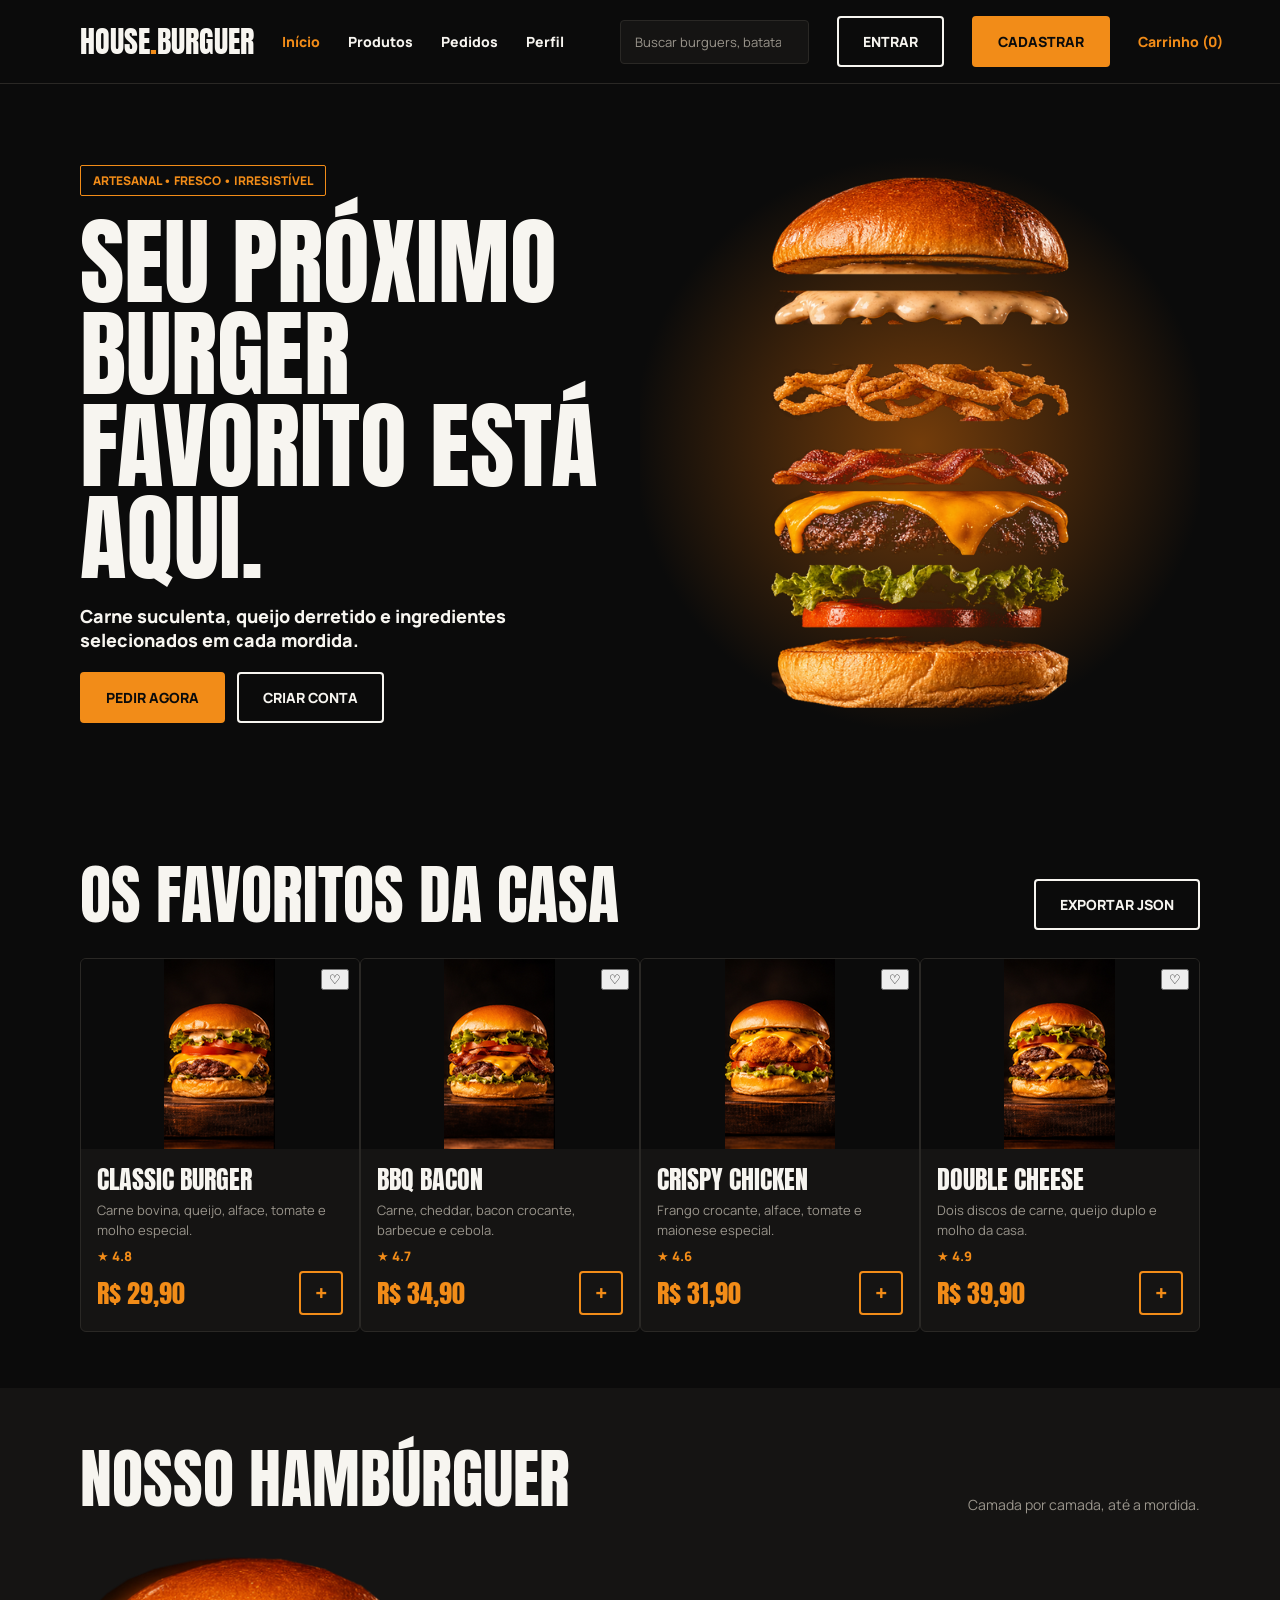
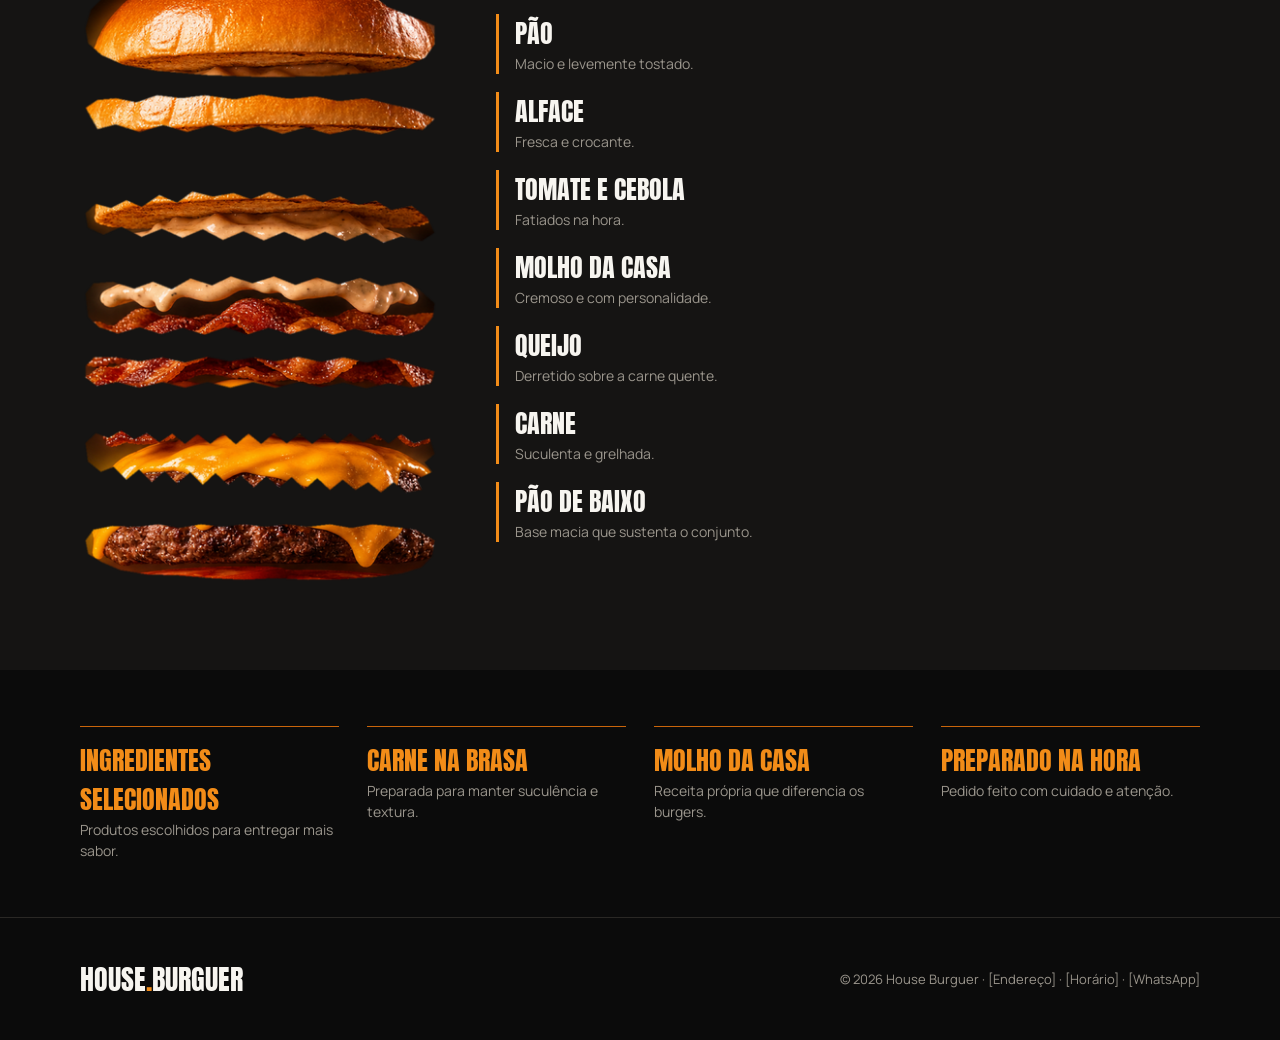
<file: index.html>
<!DOCTYPE html>
<html lang="pt-BR">
<head>
  <meta charset="utf-8">
  <meta name="viewport" content="width=device-width, initial-scale=1">
  <title>Hambúrguer artesanal | House Burguer</title>
  <link rel="preconnect" href="https://fonts.googleapis.com">
  <link rel="stylesheet" href="https://fonts.googleapis.com/css2?family=Anton&family=Manrope:wght@400;600;800&display=swap">
  <link rel="stylesheet" href="index.css">
</head>
<body>
<div class="pagina">
  <header class="cabecalho">
    <a class="logo" href="index.html">House<b>.</b>Burguer</a>
    <nav class="menu" aria-label="Principal">
      <a href="index.html" class="ativo">Início</a>
      <a href="produtos.html">Produtos</a>
      <a href="pedidos.html">Pedidos</a>
      <a href="perfil.html">Perfil</a>
    </nav>
    <span class="espaco"></span>
    <input class="busca-topo" type="search" placeholder="Buscar burguers, batatas..." aria-label="Buscar produtos">
    <a class="botao contorno" href="login.html">Entrar</a>
    <a class="botao" href="cadastro.html">Cadastrar</a>
    <a class="link-carrinho" href="carrinho.html">Carrinho (0)</a>
  </header>

  <section class="destaque">
    <div class="destaque-texto">
      <span class="etiqueta">ARTESANAL • FRESCO • IRRESISTÍVEL</span>
      <h1>Seu próximo burger favorito está aqui.</h1>
      <p class="subtitulo">Carne suculenta, queijo derretido e ingredientes selecionados em cada mordida.</p>
      <div class="botoes">
        <a class="botao" href="produtos.html">Pedir agora</a>
        <a class="botao contorno" href="cadastro.html">Criar conta</a>
      </div>
    </div>
    <div class="destaque-foto"><div class="pilha"><img class="camada-1" src="camada-1.png" alt=""><img class="camada-2" src="camada-2.png" alt=""><img class="camada-3" src="camada-3.png" alt=""><img class="camada-4" src="camada-4.png" alt=""><img class="camada-5" src="camada-5.png" alt=""><img class="camada-6" src="camada-6.png" alt=""><img class="camada-7" src="camada-7.png" alt=""></div></div>
  </section>

  <section class="conteudo">
    <div class="titulo-linha"><h2>Os favoritos da casa</h2><button type="button" class="botao contorno" id="btnExportarJson" data-arquivo="produtos-favoritos.json">Exportar JSON</button></div>
    <div class="grade-produtos">
      <article class="cartao-produto">
        <div class="foto-produto"><img src="classic.png" alt="Hambúrguer clássico"></div>
        <div class="corpo-produto">
          <h3>Classic Burger</h3>
          <p class="descricao">Carne bovina, queijo, alface, tomate e molho especial.</p>
          <span class="nota">★ 4.8</span>
          <div class="linha-preco"><span class="preco">R$ 29,90</span><a class="botao-mais" href="carrinho.html" aria-label="Adicionar Classic Burger">+</a></div>
        </div>
      </article>
  <article class="cartao-produto">
        <div class="foto-produto"><img src="bacon.png" alt="BBQ Bacon"></div>
        <div class="corpo-produto">
          <h3>BBQ Bacon</h3>
          <p class="descricao">Carne, cheddar, bacon crocante, barbecue e cebola.</p>
          <span class="nota">★ 4.7</span>
          <div class="linha-preco"><span class="preco">R$ 34,90</span><a class="botao-mais" href="carrinho.html" aria-label="Adicionar BBQ Bacon">+</a></div>
        </div>
      </article>
  <article class="cartao-produto">
        <div class="foto-produto"><img src="crispy.png" alt="Crispy Chicken"></div>
        <div class="corpo-produto">
          <h3>Crispy Chicken</h3>
          <p class="descricao">Frango crocante, alface, tomate e maionese especial.</p>
          <span class="nota">★ 4.6</span>
          <div class="linha-preco"><span class="preco">R$ 31,90</span><a class="botao-mais" href="carrinho.html" aria-label="Adicionar Crispy Chicken">+</a></div>
        </div>
      </article>
  <article class="cartao-produto">
        <div class="foto-produto"><img src="double.png" alt="Double Cheese"></div>
        <div class="corpo-produto">
          <h3>Double Cheese</h3>
          <p class="descricao">Dois discos de carne, queijo duplo e molho da casa.</p>
          <span class="nota">★ 4.9</span>
          <div class="linha-preco"><span class="preco">R$ 39,90</span><a class="botao-mais" href="carrinho.html" aria-label="Adicionar Double Cheese">+</a></div>
        </div>
      </article>
    </div>
  </section>

  <section class="faixa-escura">
    <div class="conteudo">
      <div class="titulo-linha"><h2>Nosso hambúrguer</h2><p>Camada por camada, até a mordida.</p></div>
      <div class="camadas">
        <div class="pilha"><img class="camada-1" src="rodape-camada-1.png" alt=""><img class="camada-2" src="rodape-camada-2.png" alt=""><img class="camada-3" src="rodape-camada-3.png" alt=""><img class="camada-4" src="rodape-camada-4.png" alt=""><img class="camada-5" src="rodape-camada-5.png" alt=""><img class="camada-6" src="rodape-camada-6.png" alt=""><img class="camada-7" src="rodape-camada-7.png" alt=""></div>
        <ul class="lista-camadas">
          <li><h3>Pão</h3><p>Macio e levemente tostado.</p></li>
  <li><h3>Alface</h3><p>Fresca e crocante.</p></li>
  <li><h3>Tomate e cebola</h3><p>Fatiados na hora.</p></li>
  <li><h3>Molho da casa</h3><p>Cremoso e com personalidade.</p></li>
  <li><h3>Queijo</h3><p>Derretido sobre a carne quente.</p></li>
  <li><h3>Carne</h3><p>Suculenta e grelhada.</p></li>
  <li><h3>Pão de baixo</h3><p>Base macia que sustenta o conjunto.</p></li>
        </ul>
      </div>
    </div>
  </section>

  <section class="diferenciais">
    <div><h3>Ingredientes selecionados</h3><p>Produtos escolhidos para entregar mais sabor.</p></div>
  <div><h3>Carne na brasa</h3><p>Preparada para manter suculência e textura.</p></div>
  <div><h3>Molho da casa</h3><p>Receita própria que diferencia os burgers.</p></div>
  <div><h3>Preparado na hora</h3><p>Pedido feito com cuidado e atenção.</p></div>
  </section>

  <footer class="rodape">
    <a class="logo" href="index.html">House<b>.</b>Burguer</a>
    <p>© 2026 House Burguer · [Endereço] · [Horário] · [WhatsApp]</p>
  </footer>
</div>
<script src="exportar-json.js"></script>
<script src="script.js"></script>
</body>
</html>
</file>
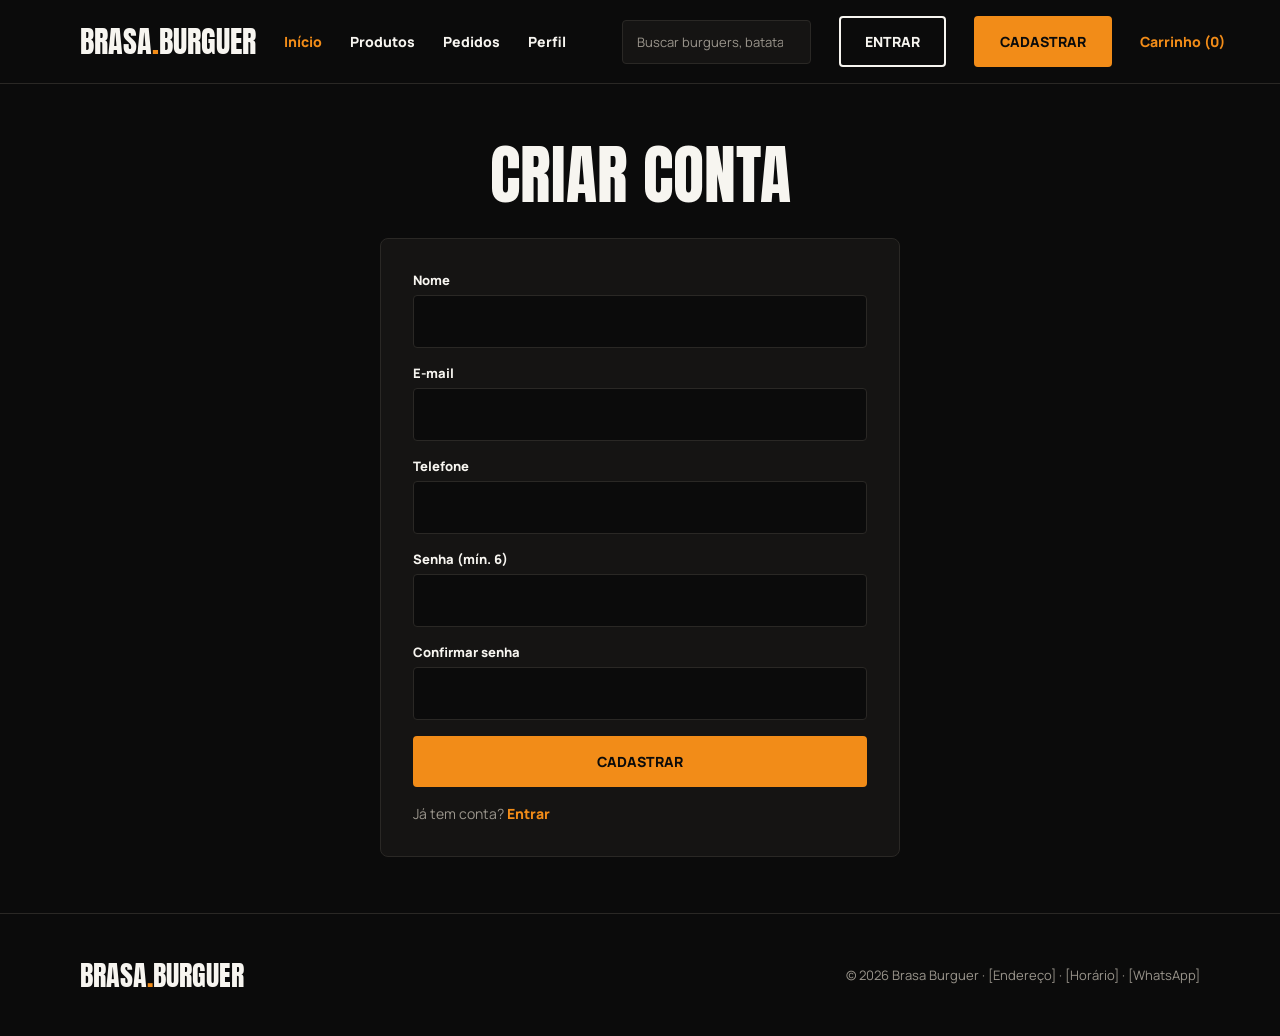
<file: cadastro.html>
<!DOCTYPE html>
<html lang="pt-BR">
<head>
  <meta charset="utf-8">
  <meta name="viewport" content="width=device-width, initial-scale=1">
  <title>Criar conta | Brasa Burguer</title>
  <link rel="preconnect" href="https://fonts.googleapis.com">
  <link rel="stylesheet" href="https://fonts.googleapis.com/css2?family=Anton&family=Manrope:wght@400;600;800&display=swap">
  <link rel="stylesheet" href="cadastro.css">
</head>
<body>
<div class="pagina">
  <header class="cabecalho">
    <a class="logo" href="index.html">Brasa<b>.</b>Burguer</a>
    <nav class="menu" aria-label="Principal">
      <a href="index.html" class="ativo">Início</a>
      <a href="produtos.html">Produtos</a>
      <a href="pedidos.html">Pedidos</a>
      <a href="perfil.html">Perfil</a>
    </nav>
    <span class="espaco"></span>
    <input class="busca-topo" type="search" placeholder="Buscar burguers, batatas..." aria-label="Buscar produtos">
    <a class="botao contorno" href="login.html">Entrar</a>
    <a class="botao" href="cadastro.html">Cadastrar</a>
    <a class="link-carrinho" href="carrinho.html">Carrinho (0)</a>
  </header>

  <main class="conteudo centro">
    <h1 class="titulo-pagina">Criar conta</h1>
    <form class="cartao-form" action="index.html">
      <label class="campo escuro">Nome<input type="text"></label><label class="campo escuro">E-mail<input type="email"></label><label class="campo escuro">Telefone<input type="tel"></label><label class="campo escuro">Senha (mín. 6)<input type="password"></label><label class="campo escuro">Confirmar senha<input type="password"></label>
      <a class="botao largo" href="index.html">Cadastrar</a>
      <p>Já tem conta? <a href="login.html">Entrar</a></p>
    </form>
  </main>

  <footer class="rodape">
    <a class="logo" href="index.html">Brasa<b>.</b>Burguer</a>
    <p>© 2026 Brasa Burguer · [Endereço] · [Horário] · [WhatsApp]</p>
  </footer>
</div>
<script src="script.js"></script>
</body>
</html>
</file>
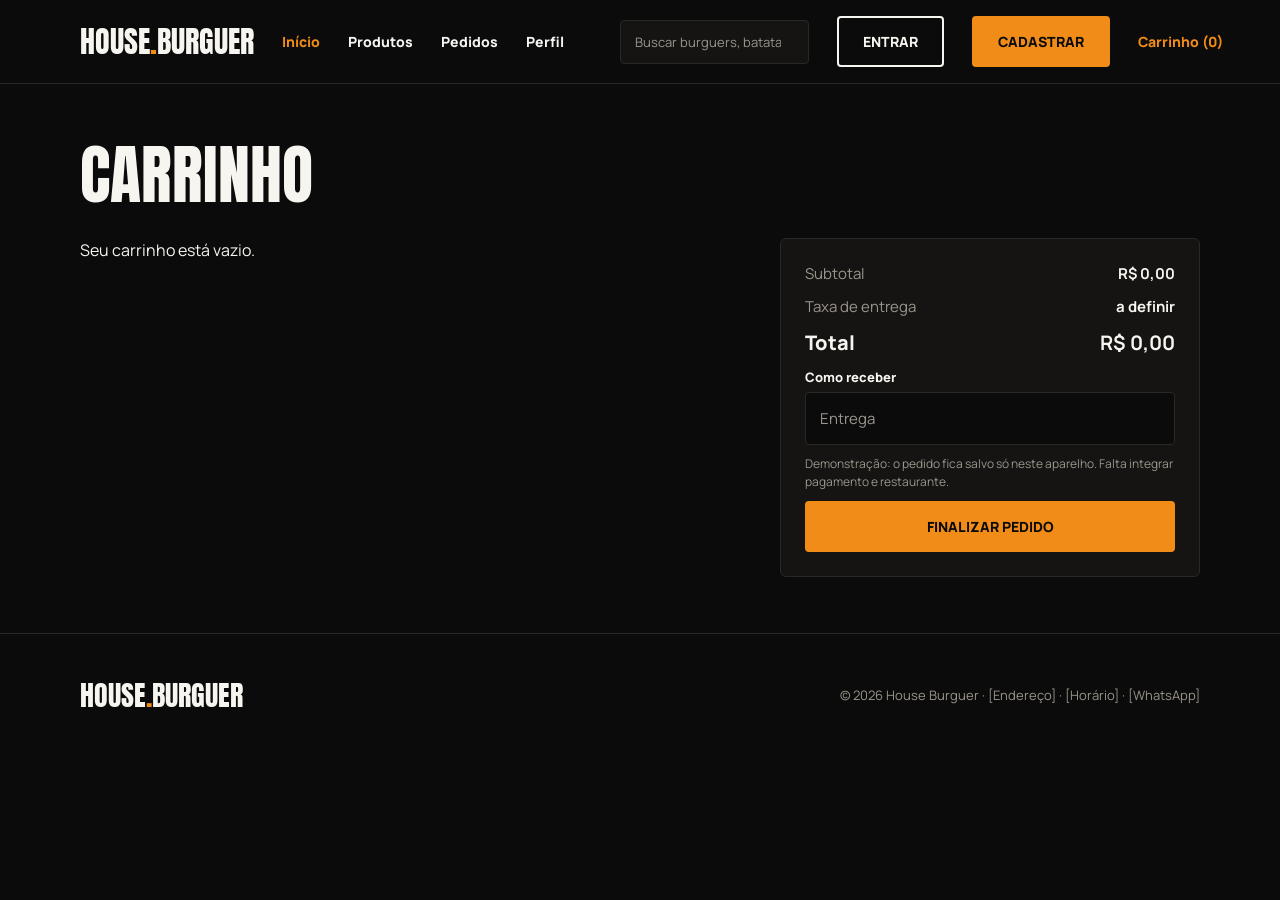
<file: carrinho.html>
<!DOCTYPE html>
<html lang="pt-BR">
<head>
  <meta charset="utf-8">
  <meta name="viewport" content="width=device-width, initial-scale=1">
  <title>Carrinho | House Burguer</title>
  <link rel="preconnect" href="https://fonts.googleapis.com">
  <link rel="stylesheet" href="https://fonts.googleapis.com/css2?family=Anton&family=Manrope:wght@400;600;800&display=swap">
  <link rel="stylesheet" href="carrinho.css">
</head>
<body>
<div class="pagina">
  <header class="cabecalho">
    <a class="logo" href="index.html">House<b>.</b>Burguer</a>
    <nav class="menu" aria-label="Principal">
      <a href="index.html" class="ativo">Início</a>
      <a href="produtos.html">Produtos</a>
      <a href="pedidos.html">Pedidos</a>
      <a href="perfil.html">Perfil</a>
    </nav>
    <span class="espaco"></span>
    <input class="busca-topo" type="search" placeholder="Buscar burguers, batatas..." aria-label="Buscar produtos">
    <a class="botao contorno" href="login.html">Entrar</a>
    <a class="botao" href="cadastro.html">Cadastrar</a>
    <a class="link-carrinho" href="carrinho.html">Carrinho (0)</a>
  </header>

  <main class="conteudo">
    <h1 class="titulo-pagina">Carrinho</h1>
    <div class="duas-colunas">
      <div class="itens">
        <div class="item"><div class="miniatura">Foto</div><div class="item-info"><h3>Classic Cheeseburger</h3><p>R$ 29,90 cada</p></div><div class="quantidade"><span>−</span><strong>1</strong><span>+</span></div></div>
  <div class="item"><div class="miniatura">Foto</div><div class="item-info"><h3>Batata Frita</h3><p>R$ 16,90 cada</p></div><div class="quantidade"><span>−</span><strong>2</strong><span>+</span></div></div>
  <div class="item"><div class="miniatura">Foto</div><div class="item-info"><h3>Milk-shake de chocolate</h3><p>R$ 19,90 cada</p></div><div class="quantidade"><span>−</span><strong>1</strong><span>+</span></div></div>
      </div>
      <aside class="resumo">
        <div class="linha-resumo"><span>Subtotal</span><strong>R$ 85,60</strong></div>
        <div class="linha-resumo"><span>Taxa de entrega</span><strong>a definir</strong></div>
        <div class="linha-resumo total"><span>Total</span><strong>R$ 85,60</strong></div>
        <div class="campo escuro">Como receber<div class="falso">Entrega</div></div>
        <p class="aviso">Demonstração: o pedido fica salvo só neste aparelho. Falta integrar pagamento e restaurante.</p>
        <a class="botao largo" href="pedidos.html">Finalizar pedido</a>
      </aside>
    </div>
  </main>

  <footer class="rodape">
    <a class="logo" href="index.html">House<b>.</b>Burguer</a>
    <p>© 2026 House Burguer · [Endereço] · [Horário] · [WhatsApp]</p>
  </footer>
</div>
<script src="script.js"></script>
</body>
</html>
</file>
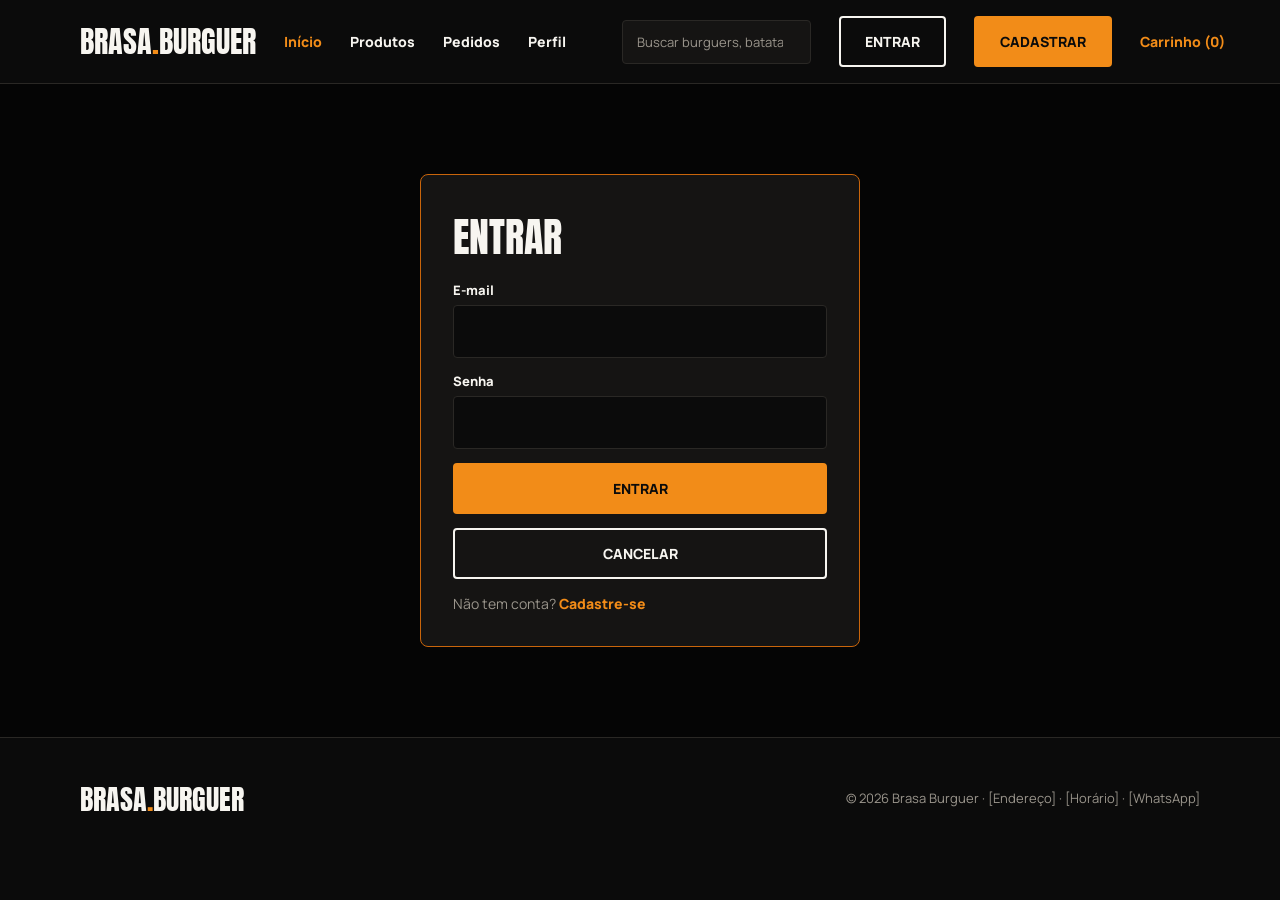
<file: login.html>
<!DOCTYPE html>
<html lang="pt-BR">
<head>
  <meta charset="utf-8">
  <meta name="viewport" content="width=device-width, initial-scale=1">
  <title>Entrar | Brasa Burguer</title>
  <link rel="preconnect" href="https://fonts.googleapis.com">
  <link rel="stylesheet" href="https://fonts.googleapis.com/css2?family=Anton&family=Manrope:wght@400;600;800&display=swap">
  <link rel="stylesheet" href="login.css">
</head>
<body>
<div class="pagina">
  <header class="cabecalho">
    <a class="logo" href="index.html">Brasa<b>.</b>Burguer</a>
    <nav class="menu" aria-label="Principal">
      <a href="index.html" class="ativo">Início</a>
      <a href="produtos.html">Produtos</a>
      <a href="pedidos.html">Pedidos</a>
      <a href="perfil.html">Perfil</a>
    </nav>
    <span class="espaco"></span>
    <input class="busca-topo" type="search" placeholder="Buscar burguers, batatas..." aria-label="Buscar produtos">
    <a class="botao contorno" href="login.html">Entrar</a>
    <a class="botao" href="cadastro.html">Cadastrar</a>
    <a class="link-carrinho" href="carrinho.html">Carrinho (0)</a>
  </header>

  <main class="fundo-escuro">
    <form class="janela" action="index.html">
      <h2>Entrar</h2>
      <label class="campo escuro">E-mail<input type="email"></label>
      <label class="campo escuro">Senha<input type="password"></label>
      <a class="botao largo" href="index.html">Entrar</a>
      <a class="botao contorno largo" href="index.html">Cancelar</a>
      <p>Não tem conta? <a href="cadastro.html">Cadastre-se</a></p>
    </form>
  </main>

  <footer class="rodape">
    <a class="logo" href="index.html">Brasa<b>.</b>Burguer</a>
    <p>© 2026 Brasa Burguer · [Endereço] · [Horário] · [WhatsApp]</p>
  </footer>
</div>
<script src="script.js"></script>
</body>
</html>
</file>
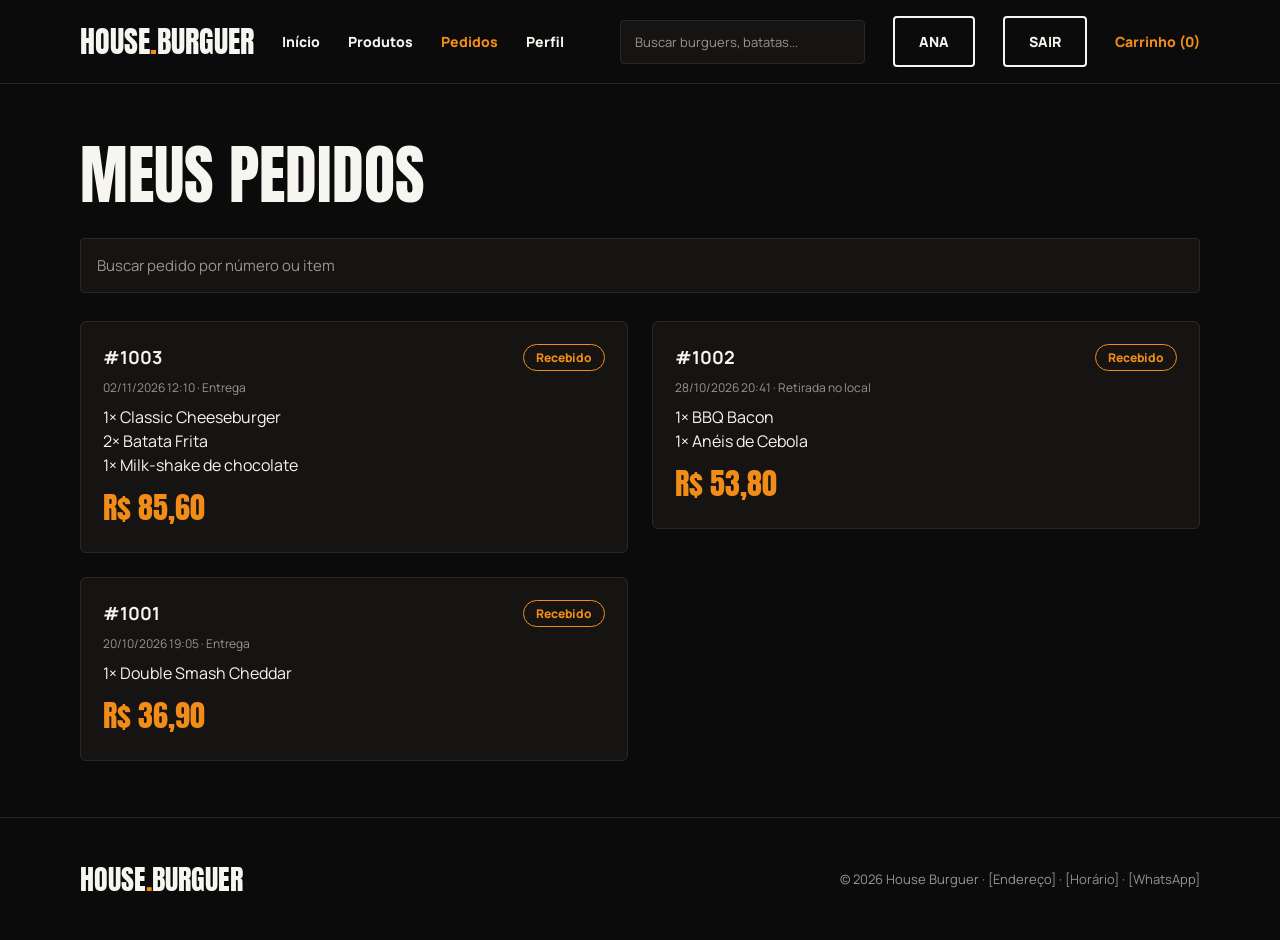
<file: pedidos.html>
<!DOCTYPE html>
<html lang="pt-BR">
<head>
  <meta charset="utf-8">
  <meta name="viewport" content="width=device-width, initial-scale=1">
  <title>Meus pedidos | House Burguer</title>
  <link rel="preconnect" href="https://fonts.googleapis.com">
  <link rel="stylesheet" href="https://fonts.googleapis.com/css2?family=Anton&family=Manrope:wght@400;600;800&display=swap">
  <link rel="stylesheet" href="pedidos.css">
</head>
<body>
<div class="pagina">
  <header class="cabecalho">
    <a class="logo" href="index.html">House<b>.</b>Burguer</a>
    <nav class="menu" aria-label="Principal">
      <a href="index.html">Início</a>
      <a href="produtos.html">Produtos</a>
      <a href="pedidos.html" class="ativo">Pedidos</a>
      <a href="perfil.html">Perfil</a>
    </nav>
    <span class="espaco"></span>
    <input class="busca-topo" type="search" placeholder="Buscar burguers, batatas..." aria-label="Buscar produtos">
    <a class="botao contorno" href="perfil.html">Ana</a>
    <a class="botao contorno" href="index.html">Sair</a>
    <a class="link-carrinho" href="carrinho.html">Carrinho (0)</a>
  </header>

  <main class="conteudo">
    <h1 class="titulo-pagina">Meus pedidos</h1>
    <input class="busca-pagina" type="search" placeholder="Buscar pedido por número ou item" aria-label="Buscar pedidos">
    <div class="grade-pedidos">
      <article class="pedido"><div class="pedido-topo"><strong>#1003</strong><span class="situacao">Recebido</span></div><small>02/11/2026 12:10 · Entrega</small><p>1× Classic Cheeseburger<br>2× Batata Frita<br>1× Milk-shake de chocolate</p><span class="valor">R$ 85,60</span></article>
  <article class="pedido"><div class="pedido-topo"><strong>#1002</strong><span class="situacao">Recebido</span></div><small>28/10/2026 20:41 · Retirada no local</small><p>1× BBQ Bacon<br>1× Anéis de Cebola</p><span class="valor">R$ 53,80</span></article>
  <article class="pedido"><div class="pedido-topo"><strong>#1001</strong><span class="situacao">Recebido</span></div><small>20/10/2026 19:05 · Entrega</small><p>1× Double Smash Cheddar</p><span class="valor">R$ 36,90</span></article>
    </div>
  </main>

  <footer class="rodape">
    <a class="logo" href="index.html">House<b>.</b>Burguer</a>
    <p>© 2026 House Burguer · [Endereço] · [Horário] · [WhatsApp]</p>
  </footer>
</div>
<script src="script.js"></script>
</body>
</html>
</file>
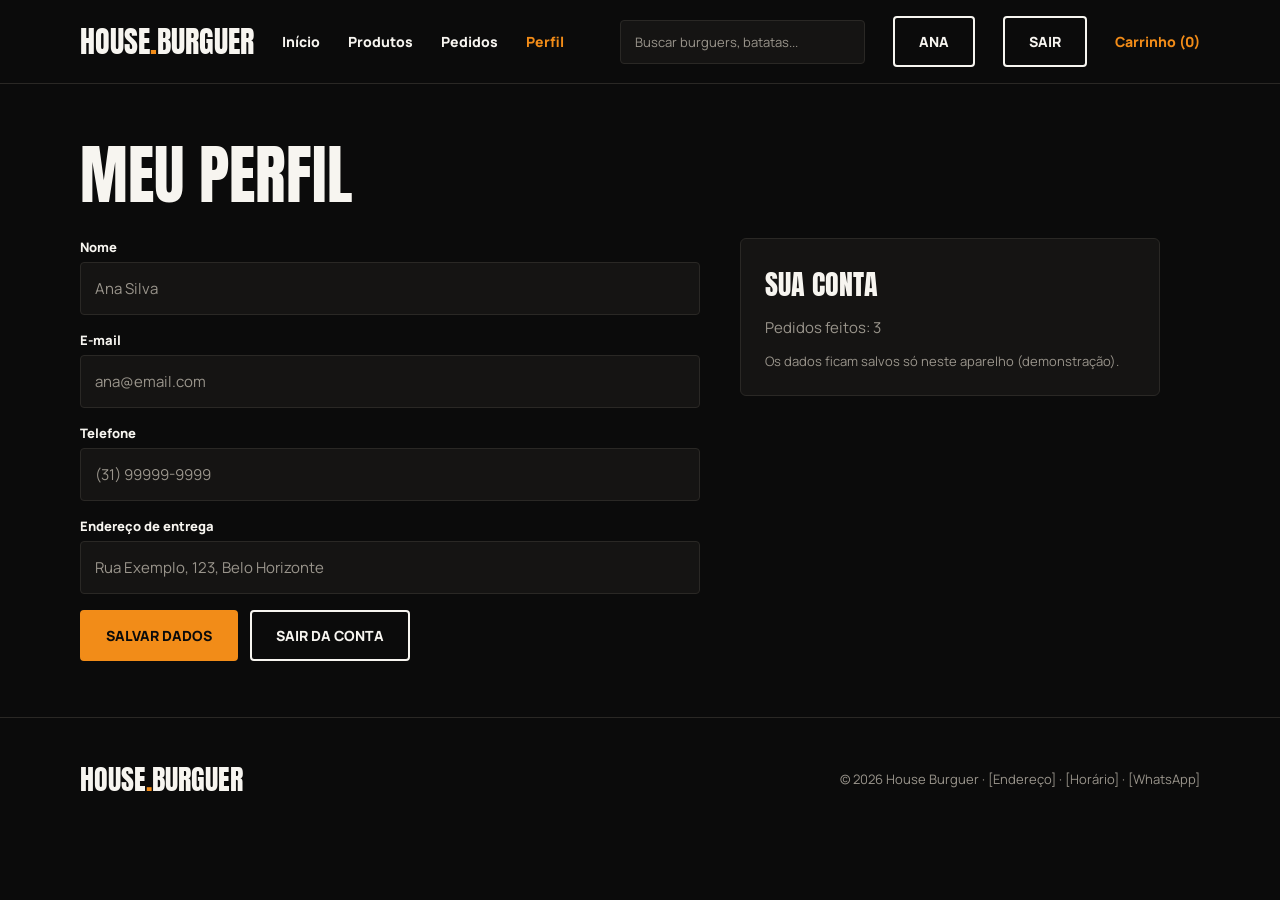
<file: perfil.html>
<!DOCTYPE html>
<html lang="pt-BR">
<head>
  <meta charset="utf-8">
  <meta name="viewport" content="width=device-width, initial-scale=1">
  <title>Meu perfil | House Burguer</title>
  <link rel="preconnect" href="https://fonts.googleapis.com">
  <link rel="stylesheet" href="https://fonts.googleapis.com/css2?family=Anton&family=Manrope:wght@400;600;800&display=swap">
  <link rel="stylesheet" href="perfil.css">
</head>
<body>
<div class="pagina">
  <header class="cabecalho">
    <a class="logo" href="index.html">House<b>.</b>Burguer</a>
    <nav class="menu" aria-label="Principal">
      <a href="index.html">Início</a>
      <a href="produtos.html">Produtos</a>
      <a href="pedidos.html">Pedidos</a>
      <a href="perfil.html" class="ativo">Perfil</a>
    </nav>
    <span class="espaco"></span>
    <input class="busca-topo" type="search" placeholder="Buscar burguers, batatas..." aria-label="Buscar produtos">
    <a class="botao contorno" href="perfil.html">Ana</a>
    <a class="botao contorno" href="index.html">Sair</a>
    <a class="link-carrinho" href="carrinho.html">Carrinho (0)</a>
  </header>

  <main class="conteudo">
    <h1 class="titulo-pagina">Meu perfil</h1>
    <div class="duas-colunas">
      <form class="formulario" action="perfil.html">
        <label class="campo">Nome<input value="Ana Silva"></label>
        <label class="campo">E-mail<input value="ana@email.com"></label>
        <label class="campo">Telefone<input value="(31) 99999-9999"></label>
        <label class="campo">Endereço de entrega<input value="Rua Exemplo, 123, Belo Horizonte"></label>
        <div class="botoes">
          <a class="botao" href="perfil.html">Salvar dados</a>
          <a class="botao contorno" href="index.html">Sair da conta</a>
        </div>
      </form>
      <aside class="conta">
        <h2>Sua conta</h2>
        <p>Pedidos feitos: 3</p>
        <small>Os dados ficam salvos só neste aparelho (demonstração).</small>
      </aside>
    </div>
  </main>

  <footer class="rodape">
    <a class="logo" href="index.html">House<b>.</b>Burguer</a>
    <p>© 2026 House Burguer · [Endereço] · [Horário] · [WhatsApp]</p>
  </footer>
</div>
<script src="script.js"></script>
</body>
</html>
</file>
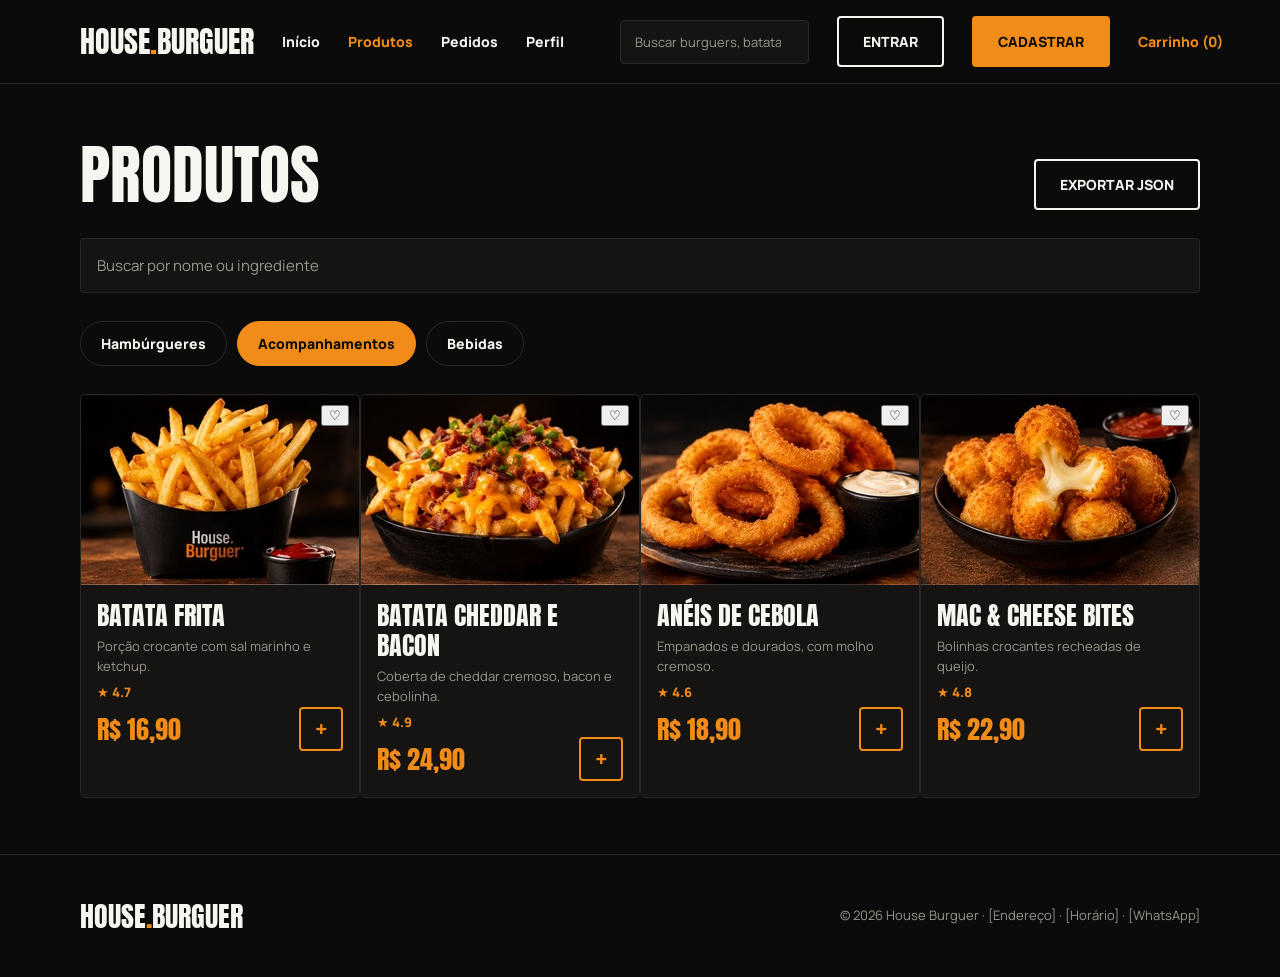
<file: produtos-acompanhamentos.html>
<!DOCTYPE html>
<html lang="pt-BR">
<head>
  <meta charset="utf-8">
  <meta name="viewport" content="width=device-width, initial-scale=1">
  <title>Produtos - Acompanhamentos | House Burguer</title>
  <link rel="preconnect" href="https://fonts.googleapis.com">
  <link rel="stylesheet" href="https://fonts.googleapis.com/css2?family=Anton&family=Manrope:wght@400;600;800&display=swap">
  <link rel="stylesheet" href="produtos-acompanhamentos.css">
</head>
<body>
<div class="pagina">
  <header class="cabecalho">
    <a class="logo" href="index.html">House<b>.</b>Burguer</a>
    <nav class="menu" aria-label="Principal">
      <a href="index.html">Início</a>
      <a href="produtos.html" class="ativo">Produtos</a>
      <a href="pedidos.html">Pedidos</a>
      <a href="perfil.html">Perfil</a>
    </nav>
    <span class="espaco"></span>
    <input class="busca-topo" type="search" placeholder="Buscar burguers, batatas..." aria-label="Buscar produtos">
    <a class="botao contorno" href="login.html">Entrar</a>
    <a class="botao" href="cadastro.html">Cadastrar</a>
    <a class="link-carrinho" href="carrinho.html">Carrinho (0)</a>
  </header>

  <main class="conteudo">
    <div class="titulo-linha"><h1>Produtos</h1><button type="button" class="botao contorno" id="btnExportarJson" data-arquivo="produtos-acompanhamentos.json" style="cursor:pointer">Exportar JSON</button></div>
    <input class="busca-pagina" type="search" placeholder="Buscar por nome ou ingrediente" aria-label="Buscar produtos">
    <nav class="abas" aria-label="Categorias"><a class="aba" href="produtos.html">Hambúrgueres</a><a class="aba ativa" href="produtos-acompanhamentos.html">Acompanhamentos</a><a class="aba" href="produtos-bebidas.html">Bebidas</a></nav>
    <div class="grade-produtos">
      <article class="cartao-produto">
        <div class="foto-produto"><img src="batata_frita.jpg"></div>
        <div class="corpo-produto">
          <h3>Batata Frita</h3>
          <p class="descricao">Porção crocante com sal marinho e ketchup.</p>
          <span class="nota">★ 4.7</span>
          <div class="linha-preco"><span class="preco">R$ 16,90</span><a class="botao-mais" href="carrinho.html" aria-label="Adicionar Batata Frita">+</a></div>
        </div>
      </article>
  <article class="cartao-produto">
        <div class="foto-produto"><img src="batata_com_cheddar_bacon.jpg"></div>
        <div class="corpo-produto">
          <h3>Batata Cheddar e Bacon</h3>
          <p class="descricao">Coberta de cheddar cremoso, bacon e cebolinha.</p>
          <span class="nota">★ 4.9</span>
          <div class="linha-preco"><span class="preco">R$ 24,90</span><a class="botao-mais" href="carrinho.html" aria-label="Adicionar Batata Cheddar e Bacon">+</a></div>
        </div>
      </article>
  <article class="cartao-produto">
        <div class="foto-produto"><img src="aneis_de_cebola.jpg"></div>
        <div class="corpo-produto">
          <h3>Anéis de Cebola</h3>
          <p class="descricao">Empanados e dourados, com molho cremoso.</p>
          <span class="nota">★ 4.6</span>
          <div class="linha-preco"><span class="preco">R$ 18,90</span><a class="botao-mais" href="carrinho.html" aria-label="Adicionar Anéis de Cebola">+</a></div>
        </div>
      </article>
  <article class="cartao-produto">
        <div class="foto-produto"><img src="bolinhas_de_queijo.jpg"></div>
        <div class="corpo-produto">
          <h3>Mac & Cheese Bites</h3>
          <p class="descricao">Bolinhas crocantes recheadas de queijo.</p>
          <span class="nota">★ 4.8</span>
          <div class="linha-preco"><span class="preco">R$ 22,90</span><a class="botao-mais" href="carrinho.html" aria-label="Adicionar Mac & Cheese Bites">+</a></div>
        </div>
      </article>
    </div>
  </main>

  <footer class="rodape">
    <a class="logo" href="index.html">House<b>.</b>Burguer</a>
    <p>© 2026 House Burguer · [Endereço] · [Horário] · [WhatsApp]</p>
  </footer>
</div>
<script src="exportar-json.js"></script>
<script src="script.js"></script>
</body>
</html>
</file>
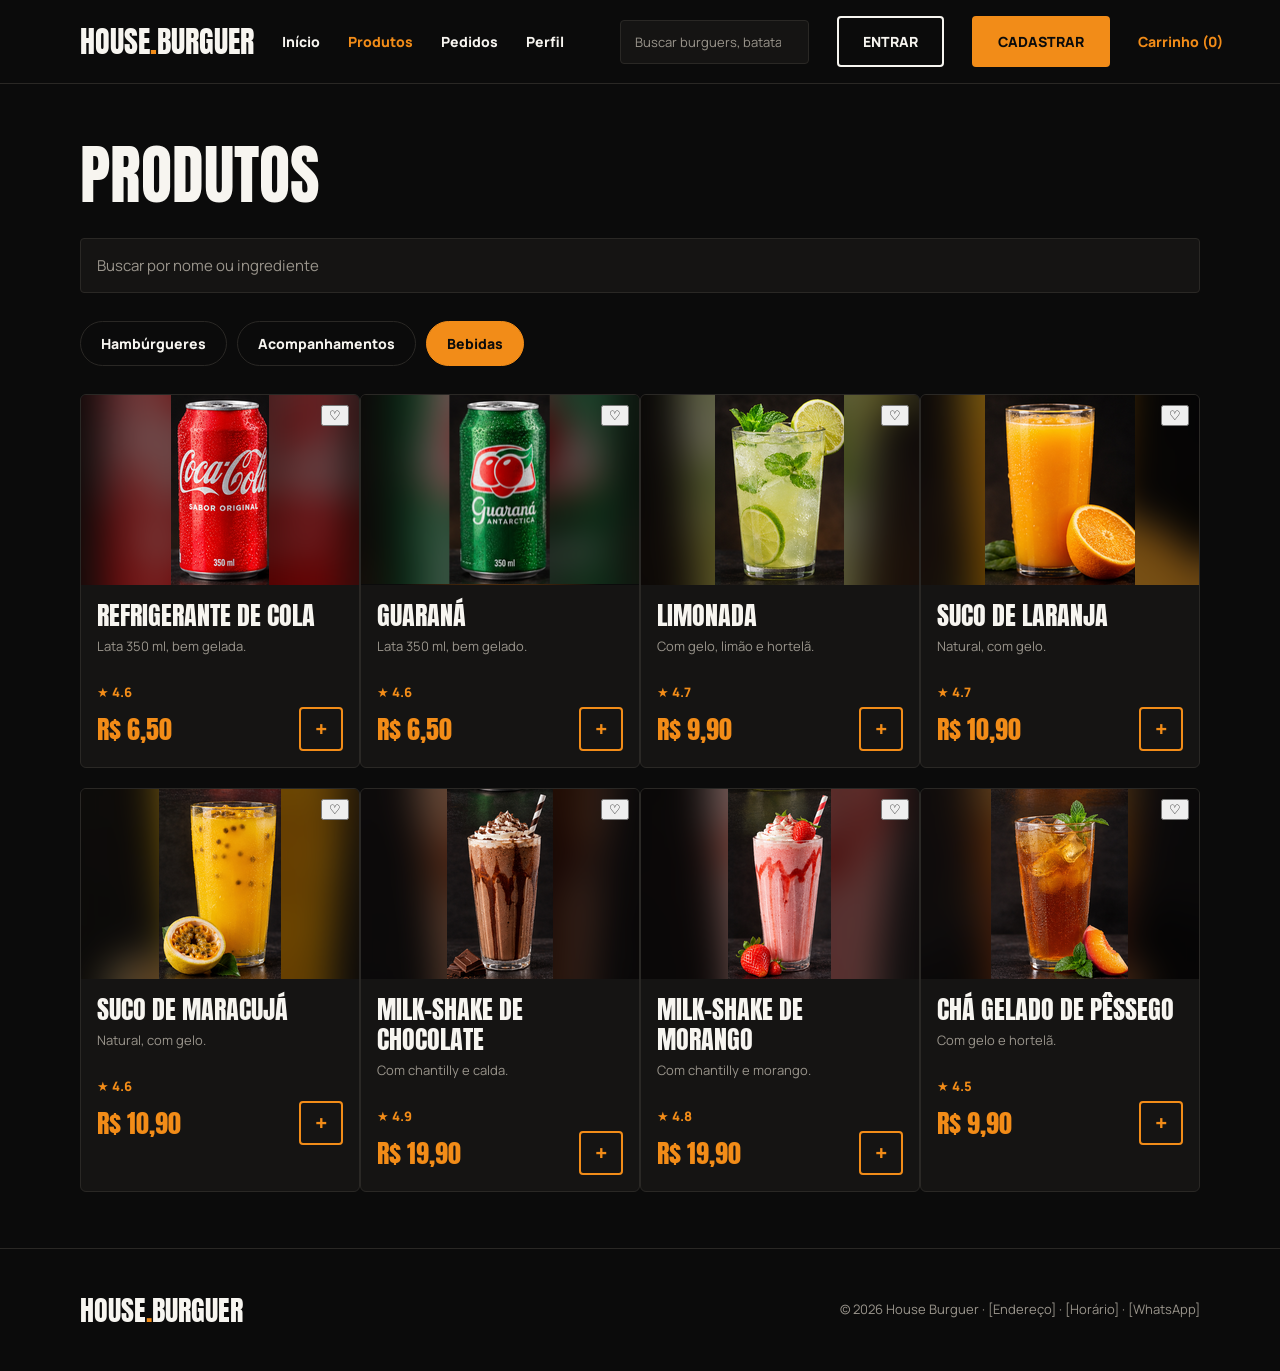
<file: produtos-bebidas.html>
<!DOCTYPE html>
<html lang="pt-BR">
<head>
  <meta charset="utf-8">
  <meta name="viewport" content="width=device-width, initial-scale=1">
  <title>Produtos - Bebidas | House Burguer</title>
  <link rel="preconnect" href="https://fonts.googleapis.com">
  <link rel="stylesheet" href="https://fonts.googleapis.com/css2?family=Anton&family=Manrope:wght@400;600;800&display=swap">
  <link rel="stylesheet" href="produtos-bebidas.css">
</head>
<body>
<div class="pagina">
  <header class="cabecalho">
    <a class="logo" href="index.html">House<b>.</b>Burguer</a>
    <nav class="menu" aria-label="Principal">
      <a href="index.html">Início</a>
      <a href="produtos.html" class="ativo">Produtos</a>
      <a href="pedidos.html">Pedidos</a>
      <a href="perfil.html">Perfil</a>
    </nav>
    <span class="espaco"></span>
    <input class="busca-topo" type="search" placeholder="Buscar burguers, batatas..." aria-label="Buscar produtos">
    <a class="botao contorno" href="login.html">Entrar</a>
    <a class="botao" href="cadastro.html">Cadastrar</a>
    <a class="link-carrinho" href="carrinho.html">Carrinho (0)</a>
  </header>

  <main class="conteudo">
    <div class="titulo-linha"><h1>Produtos</h1></div>
    <input class="busca-pagina" type="search" placeholder="Buscar por nome ou ingrediente" aria-label="Buscar produtos">
    <nav class="abas" aria-label="Categorias"><a class="aba" href="produtos.html">Hambúrgueres</a><a class="aba" href="produtos-acompanhamentos.html">Acompanhamentos</a><a class="aba ativa" href="produtos-bebidas.html">Bebidas</a></nav>
    <div class="grade-produtos">
      <article class="cartao-produto">
        <div class="foto-produto"><img src="coca_cola.png"></div>
        <div class="corpo-produto">
          <h3>Refrigerante de cola</h3>
          <p class="descricao">Lata 350 ml, bem gelada.</p>
          <span class="nota">★ 4.6</span>
          <div class="linha-preco"><span class="preco">R$ 6,50</span><a class="botao-mais" href="carrinho.html" aria-label="Adicionar Refrigerante de cola">+</a></div>
        </div>
      </article>
  <article class="cartao-produto">
        <div class="foto-produto"><img src="guarana.png">></div>
        <div class="corpo-produto">
          <h3>Guaraná</h3>
          <p class="descricao">Lata 350 ml, bem gelado.</p>
          <span class="nota">★ 4.6</span>
          <div class="linha-preco"><span class="preco">R$ 6,50</span><a class="botao-mais" href="carrinho.html" aria-label="Adicionar Guaraná">+</a></div>
        </div>
      </article>
  <article class="cartao-produto">
        <div class="foto-produto"><img src="limonada_hortela.png"></div>
        <div class="corpo-produto">
          <h3>Limonada</h3>
          <p class="descricao">Com gelo, limão e hortelã.</p>
          <span class="nota">★ 4.7</span>
          <div class="linha-preco"><span class="preco">R$ 9,90</span><a class="botao-mais" href="carrinho.html" aria-label="Adicionar Limonada">+</a></div>
        </div>
      </article>
  <article class="cartao-produto">
        <div class="foto-produto"><img src="suco_laranja.png"></div>
        <div class="corpo-produto">
          <h3>Suco de laranja</h3>
          <p class="descricao">Natural, com gelo.</p>
          <span class="nota">★ 4.7</span>
          <div class="linha-preco"><span class="preco">R$ 10,90</span><a class="botao-mais" href="carrinho.html" aria-label="Adicionar Suco de laranja">+</a></div>
        </div>
      </article>
  <article class="cartao-produto">
        <div class="foto-produto"><img src="maracuja.png"></div>
        <div class="corpo-produto">
          <h3>Suco de maracujá</h3>
          <p class="descricao">Natural, com gelo.</p>
          <span class="nota">★ 4.6</span>
          <div class="linha-preco"><span class="preco">R$ 10,90</span><a class="botao-mais" href="carrinho.html" aria-label="Adicionar Suco de maracujá">+</a></div>
        </div>
      </article>
  <article class="cartao-produto">
        <div class="foto-produto"><img src="milkshake_chocolate.png"></div>
        <div class="corpo-produto">
          <h3>Milk-shake de chocolate</h3>
          <p class="descricao">Com chantilly e calda.</p>
          <span class="nota">★ 4.9</span>
          <div class="linha-preco"><span class="preco">R$ 19,90</span><a class="botao-mais" href="carrinho.html" aria-label="Adicionar Milk-shake de chocolate">+</a></div>
        </div>
      </article>
  <article class="cartao-produto">
        <div class="foto-produto"><img src="milkshake_morango.png"></div>
        <div class="corpo-produto">
          <h3>Milk-shake de morango</h3>
          <p class="descricao">Com chantilly e morango.</p>
          <span class="nota">★ 4.8</span>
          <div class="linha-preco"><span class="preco">R$ 19,90</span><a class="botao-mais" href="carrinho.html" aria-label="Adicionar Milk-shake de morango">+</a></div>
        </div>
      </article>
  <article class="cartao-produto">
        <div class="foto-produto"><img src="cha_gelado.png"></div>
        <div class="corpo-produto">
          <h3>Chá gelado de pêssego</h3>
          <p class="descricao">Com gelo e hortelã.</p>
          <span class="nota">★ 4.5</span>
          <div class="linha-preco"><span class="preco">R$ 9,90</span><a class="botao-mais" href="carrinho.html" aria-label="Adicionar Chá gelado de pêssego">+</a></div>
        </div>
      </article>
    </div>
  </main>

  <footer class="rodape">
    <a class="logo" href="index.html">House<b>.</b>Burguer</a>
    <p>© 2026 House Burguer · [Endereço] · [Horário] · [WhatsApp]</p>
  </footer>
</div>
<script src="script.js"></script>
</body>
</html>
</file>
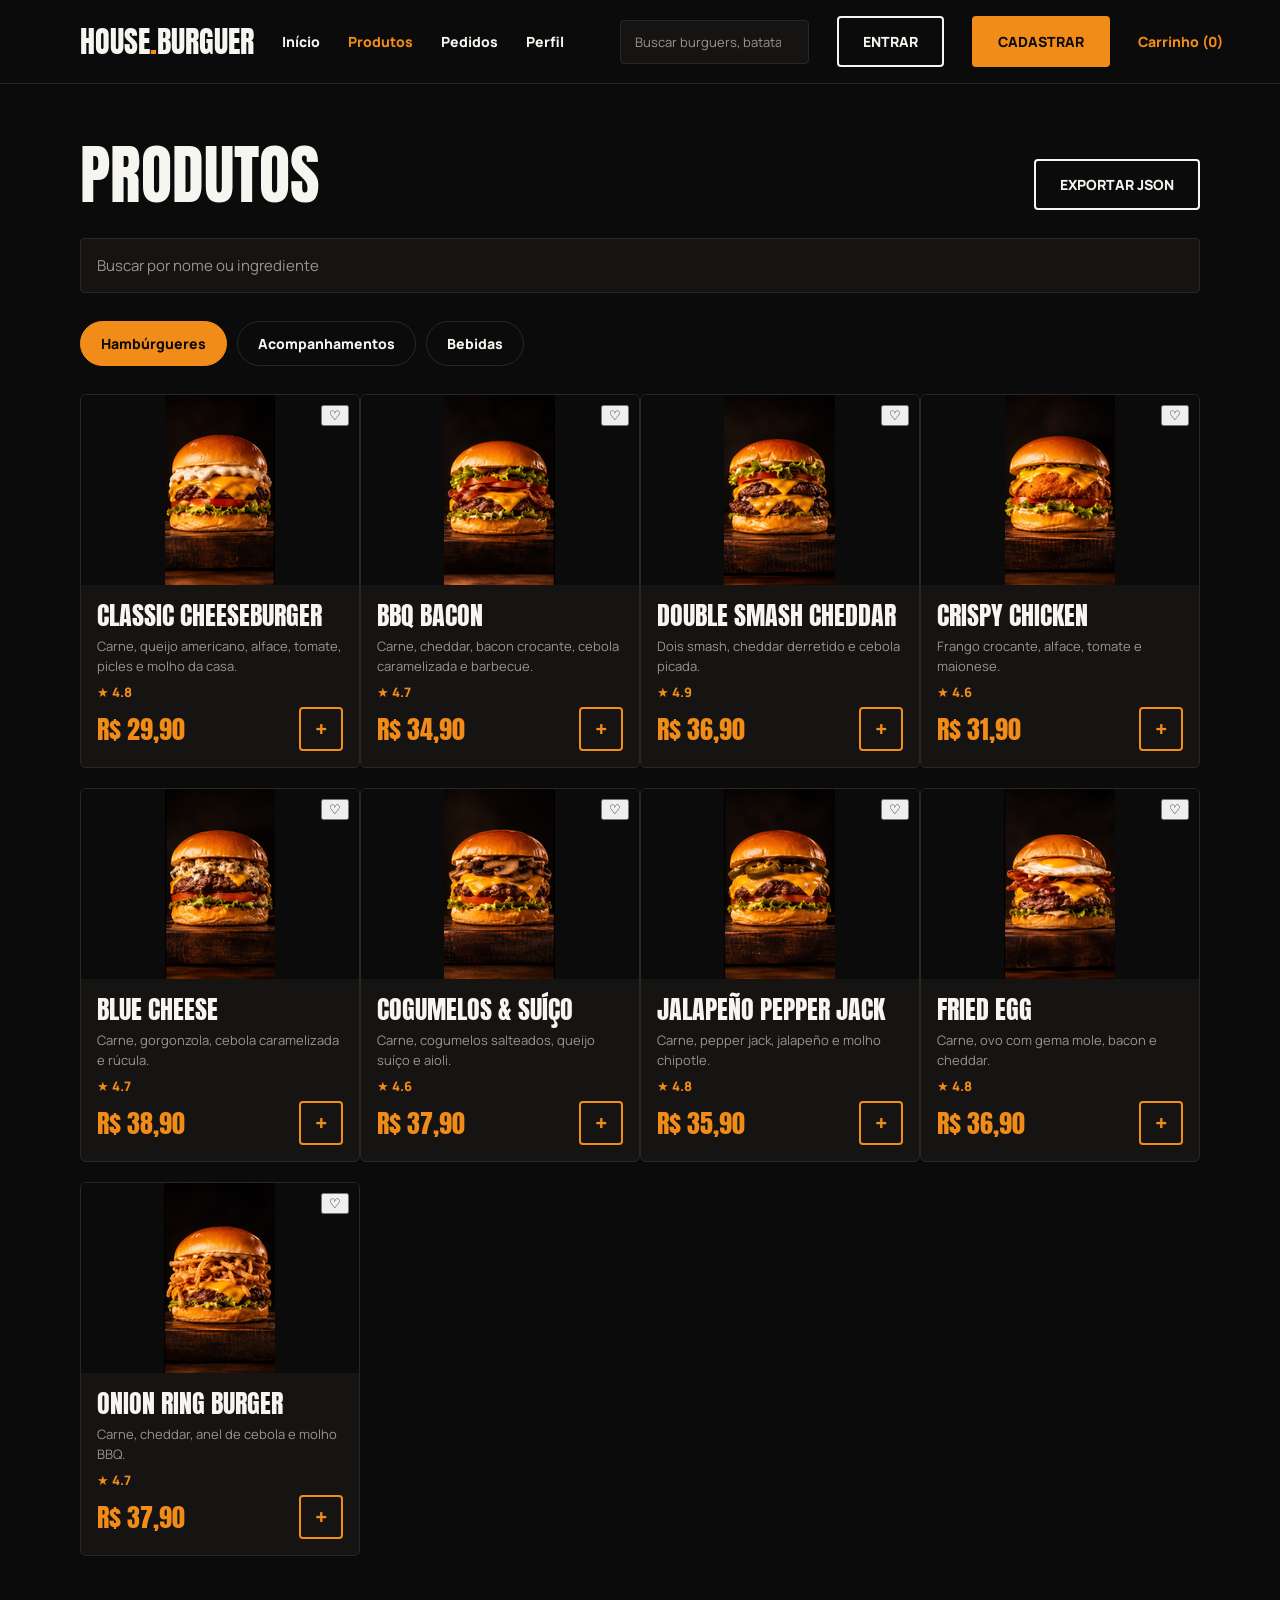
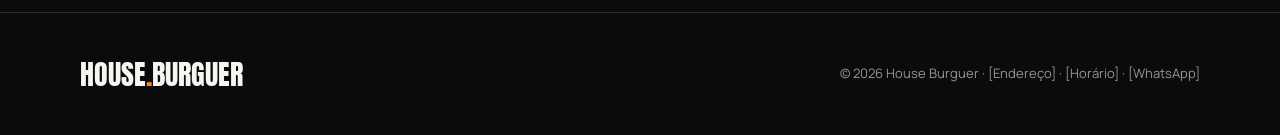
<file: produtos.html>
<!DOCTYPE html>
<html lang="pt-BR">
<head>
  <meta charset="utf-8">
  <meta name="viewport" content="width=device-width, initial-scale=1">
  <title>Produtos - Hambúrgueres | House Burguer</title>
  <link rel="preconnect" href="https://fonts.googleapis.com">
  <link rel="stylesheet" href="https://fonts.googleapis.com/css2?family=Anton&family=Manrope:wght@400;600;800&display=swap">
  <link rel="stylesheet" href="produtos.css">
</head>
<body>
<div class="pagina">
  <header class="cabecalho">
    <a class="logo" href="index.html">House<b>.</b>Burguer</a>
    <nav class="menu" aria-label="Principal">
      <a href="index.html">Início</a>
      <a href="produtos.html" class="ativo">Produtos</a>
      <a href="pedidos.html">Pedidos</a>
      <a href="perfil.html">Perfil</a>
    </nav>
    <span class="espaco"></span>
    <input class="busca-topo" type="search" placeholder="Buscar burguers, batatas..." aria-label="Buscar produtos">
    <a class="botao contorno" href="login.html">Entrar</a>
    <a class="botao" href="cadastro.html">Cadastrar</a>
    <a class="link-carrinho" href="carrinho.html">Carrinho (0)</a>
  </header>

  <main class="conteudo">
    <div class="titulo-linha"><h1>Produtos</h1><button type="button" class="botao contorno" id="btnExportarJson" data-arquivo="produtos-hamburgueres.json" style="cursor:pointer">Exportar JSON</button></div>
    <input class="busca-pagina" type="search" placeholder="Buscar por nome ou ingrediente" aria-label="Buscar produtos">
    <nav class="abas" aria-label="Categorias"><a class="aba ativa" href="produtos.html">Hambúrgueres</a><a class="aba" href="produtos-acompanhamentos.html">Acompanhamentos</a><a class="aba" href="produtos-bebidas.html">Bebidas</a></nav>
    <div class="grade-produtos">
      <article class="cartao-produto">
        <div class="foto-produto"><img src="classic_burguer.png" alt="Classic Cheeseburger"></div>
        <div class="corpo-produto">
          <h3>Classic Cheeseburger</h3>
          <p class="descricao">Carne, queijo americano, alface, tomate, picles e molho da casa.</p>
          <span class="nota">★ 4.8</span>
          <div class="linha-preco"><span class="preco">R$ 29,90</span><a class="botao-mais" href="carrinho.html" aria-label="Adicionar Classic Cheeseburger">+</a></div>
        </div>
      </article>
  <article class="cartao-produto">
        <div class="foto-produto"><img src="bacon.png" alt="BBQ Bacon"></div>
        <div class="corpo-produto">
          <h3>BBQ Bacon</h3>
          <p class="descricao">Carne, cheddar, bacon crocante, cebola caramelizada e barbecue.</p>
          <span class="nota">★ 4.7</span>
          <div class="linha-preco"><span class="preco">R$ 34,90</span><a class="botao-mais" href="carrinho.html" aria-label="Adicionar BBQ Bacon">+</a></div>
        </div>
      </article>
  <article class="cartao-produto">
        <div class="foto-produto"><img src="double.png"></div>
        <div class="corpo-produto">
          <h3>Double Smash Cheddar</h3>
          <p class="descricao">Dois smash, cheddar derretido e cebola picada.</p>
          <span class="nota">★ 4.9</span>
          <div class="linha-preco"><span class="preco">R$ 36,90</span><a class="botao-mais" href="carrinho.html" aria-label="Adicionar Double Smash Cheddar">+</a></div>
        </div>
      </article>
  <article class="cartao-produto">
        <div class="foto-produto"><img src="crispy.png" alt="Crispy Chicken"></div>
        <div class="corpo-produto">
          <h3>Crispy Chicken</h3>
          <p class="descricao">Frango crocante, alface, tomate e maionese.</p>
          <span class="nota">★ 4.6</span>
          <div class="linha-preco"><span class="preco">R$ 31,90</span><a class="botao-mais" href="carrinho.html" aria-label="Adicionar Crispy Chicken">+</a></div>
        </div>
      </article>
  <article class="cartao-produto">
        <div class="foto-produto"><img src="blue.png" alt="Blue Cheese"></div>
        <div class="corpo-produto">
          <h3>Blue Cheese</h3>
          <p class="descricao">Carne, gorgonzola, cebola caramelizada e rúcula.</p>
          <span class="nota">★ 4.7</span>
          <div class="linha-preco"><span class="preco">R$ 38,90</span><a class="botao-mais" href="carrinho.html" aria-label="Adicionar Blue Cheese">+</a></div>
        </div>
      </article>
  <article class="cartao-produto">
        <div class="foto-produto"><img src="cogumelos.png"></div>
        <div class="corpo-produto">
          <h3>Cogumelos & Suíço</h3>
          <p class="descricao">Carne, cogumelos salteados, queijo suíço e aioli.</p>
          <span class="nota">★ 4.6</span>
          <div class="linha-preco"><span class="preco">R$ 37,90</span><a class="botao-mais" href="carrinho.html" aria-label="Adicionar Cogumelos & Suíço">+</a></div>
        </div>
      </article>
  <article class="cartao-produto">
        <div class="foto-produto"><img src="jalapeno.png"></div>
        <div class="corpo-produto">
          <h3>Jalapeño Pepper Jack</h3>
          <p class="descricao">Carne, pepper jack, jalapeño e molho chipotle.</p>
          <span class="nota">★ 4.8</span>
          <div class="linha-preco"><span class="preco">R$ 35,90</span><a class="botao-mais" href="carrinho.html" aria-label="Adicionar Jalapeño Pepper Jack">+</a></div>
        </div>
      </article>
  <article class="cartao-produto">
        <div class="foto-produto"><img src="egg.png"></div>
        <div class="corpo-produto">
          <h3>Fried Egg</h3>
          <p class="descricao">Carne, ovo com gema mole, bacon e cheddar.</p>
          <span class="nota">★ 4.8</span>
          <div class="linha-preco"><span class="preco">R$ 36,90</span><a class="botao-mais" href="carrinho.html" aria-label="Adicionar Fried Egg">+</a></div>
        </div>
      </article>
  <article class="cartao-produto">
        <div class="foto-produto"><img src="onion.png"></div>
        <div class="corpo-produto">
          <h3>Onion Ring Burger</h3>
          <p class="descricao">Carne, cheddar, anel de cebola e molho BBQ.</p>
          <span class="nota">★ 4.7</span>
          <div class="linha-preco"><span class="preco">R$ 37,90</span><a class="botao-mais" href="carrinho.html" aria-label="Adicionar Onion Ring Burger">+</a></div>
        </div>
      </article>
    </div>
  </main>

  <footer class="rodape">
    <a class="logo" href="index.html">House<b>.</b>Burguer</a>
    <p>© 2026 House Burguer · [Endereço] · [Horário] · [WhatsApp]</p>
  </footer>
</div>
<script src="exportar-json.js"></script>
<script src="script.js"></script>
</body>
</html>
</file>
<file: index.css>
:root {
  --fundo: #0B0B0B;
  --cartao: #151413;
  --laranja: #F28C18;
  --laranja-escuro: #C9650B;
  --branco: #F7F5F0;
  --cinza: #9A958C;
  --linha: #2A2825;
  --fonte-titulo: "Anton", Impact, "Arial Narrow", sans-serif;
  --fonte-texto: "Manrope", system-ui, sans-serif;
}

* {
  box-sizing: border-box;
}

body {
  margin: 0;
  background: var(--fundo);
  color: var(--branco);
  font: 400 16px/1.5 var(--fonte-texto);
}

a {
  color: inherit;
  text-decoration: none;
}

h1,
h2,
h3,
p {
  margin: 0;
}

h1,
h2,
h3 {
  font-family: var(--fonte-titulo);
  font-weight: 400;
  text-transform: uppercase;
}

.pagina {
  max-width: 1440px;
  margin: 0 auto;
}

.conteudo {
  padding: 56px 80px;
  display: flex;
  flex-direction: column;
  gap: 28px;
}

.botao {
  display: inline-flex;
  align-items: center;
  justify-content: center;
  padding: 14px 24px;
  border: 2px solid var(--laranja);
  border-radius: 4px;
  background: var(--laranja);
  color: var(--fundo);
  font: 800 14px var(--fonte-texto);
  text-transform: uppercase;
}

.botao:hover {
  background: #ffa43a;
}

.botao.contorno {
  background: transparent;
  border-color: var(--branco);
  color: var(--branco);
}

.botao.contorno:hover {
  background: var(--branco);
  color: var(--fundo);
}

.botao.largo {
  width: 100%;
}

.cabecalho {
  display: flex;
  align-items: center;
  gap: 28px;
  padding: 16px 80px;
  border-bottom: 1px solid var(--linha);
}

.logo {
  font: 400 30px var(--fonte-titulo);
  text-transform: uppercase;
}

.logo b {
  color: var(--laranja);
  font-weight: 400;
}

.menu {
  display: flex;
  gap: 28px;
  font: 800 14px var(--fonte-texto);
}

.menu a:hover,
.menu a.ativo {
  color: var(--laranja);
}

.cabecalho .espaco {
  flex: 1;
}

.busca-topo {
  width: 300px;
  padding: 12px 14px;
  background: var(--cartao);
  border: 1px solid var(--linha);
  border-radius: 4px;
  color: var(--branco);
  font: 400 13px var(--fonte-texto);
}

.busca-topo::placeholder {
  color: var(--cinza);
}

.link-carrinho {
  font: 800 14px var(--fonte-texto);
  color: var(--laranja);
  white-space: nowrap;
}

.titulo-pagina {
  font-size: 64px;
  line-height: 1.1;
}

.titulo-linha {
  display: flex;
  justify-content: space-between;
  align-items: flex-end;
}

.titulo-linha h1,
.titulo-linha h2 {
  font-size: 64px;
  line-height: 1.1;
}

.titulo-linha p {
  color: var(--cinza);
  font-size: 14px;
}

.rodape {
  display: flex;
  justify-content: space-between;
  align-items: center;
  padding: 40px 80px;
  border-top: 1px solid var(--linha);
}

.rodape .logo {
  font-size: 28px;
}

.rodape p {
  color: var(--cinza);
  font-size: 13px;
}

.campo {
  display: flex;
  flex-direction: column;
  gap: 6px;
  font: 800 13px var(--fonte-texto);
}

.campo input,
.campo .falso {
  width: 100%;
  padding: 15px 14px;
  background: var(--cartao);
  border: 1px solid var(--linha);
  border-radius: 4px;
  color: var(--cinza);
  font: 400 15px var(--fonte-texto);
}

.campo.escuro input,
.campo.escuro .falso {
  background: var(--fundo);
}

.campo input:focus {
  outline: 2px solid var(--laranja);
}

.grade-produtos {
  display: grid;
  grid-template-columns: repeat(4, 280px);
  justify-content: space-between;
  row-gap: 20px;
}

.cartao-produto {
  display: flex;
  flex-direction: column;
  overflow: hidden;
  background: var(--cartao);
  border: 1px solid var(--linha);
  border-radius: 6px;
}

.cartao-produto:hover {
  border-color: var(--laranja-escuro);
}

.foto-produto {
  height: 190px;
  display: grid;
  place-items: center;
  overflow: hidden;
  background: radial-gradient(circle at 50% 55%, var(--laranja-escuro), var(--fundo) 75%);
  color: rgba(247, 245, 240, .7);
  font: 800 11px var(--fonte-texto);
}

.foto-produto img {
  width: 100%;
  height: 100%;
  object-fit: cover;
}

.corpo-produto {
  display: flex;
  flex-direction: column;
  gap: 6px;
  padding: 16px;
}

.corpo-produto h3 {
  font-size: 26px;
  line-height: 1.15;
}

.corpo-produto .descricao {
  color: var(--cinza);
  font-size: 13px;
  min-height: 40px;
}

.corpo-produto .nota {
  color: var(--laranja);
  font: 800 13px var(--fonte-texto);
}

.linha-preco {
  display: flex;
  justify-content: space-between;
  align-items: center;
}

.preco {
  color: var(--laranja);
  font: 400 26px var(--fonte-titulo);
}

.botao-mais {
  width: 44px;
  height: 44px;
  display: grid;
  place-items: center;
  border: 2px solid var(--laranja);
  border-radius: 4px;
  color: var(--laranja);
  font: 800 22px var(--fonte-texto);
}

.botao-mais:hover {
  background: var(--laranja);
  color: var(--fundo);
}

.pilha {
  position: relative;
  aspect-ratio: 372 / 694;
}

.pilha img {
  position: absolute;
  left: 0;
  width: 100%;
}

.camada-1 {
  top: 0;
  height: 22.19%;
}

.camada-2 {
  top: 14.70%;
  height: 21.90%;
}

.camada-3 {
  top: 29.11%;
  height: 23.63%;
}

.camada-4 {
  top: 45.24%;
  height: 17.58%;
}

.camada-5 {
  top: 55.33%;
  height: 17.58%;
}

.camada-6 {
  top: 65.42%;
  height: 23.63%;
}

.camada-7 {
  top: 81.56%;
  height: 18.44%;
}

.destaque {
  display: flex;
  align-items: center;
  gap: 40px;
  padding: 60px 80px;
}

.destaque-texto {
  flex: 1;
  display: flex;
  flex-direction: column;
  align-items: flex-start;
  gap: 20px;
}

.etiqueta {
  padding: 6px 12px;
  border: 1px solid var(--laranja);
  border-radius: 2px;
  color: var(--laranja);
  font: 800 12px var(--fonte-texto);
}

.destaque h1 {
  font-size: 96px;
  line-height: .96;
}

.subtitulo {
  max-width: 560px;
  font: 800 18px var(--fonte-texto);
}

.botoes {
  display: flex;
  gap: 12px;
}

.destaque-foto {
  width: 560px;
  height: 600px;
  display: grid;
  place-items: center;
  background: radial-gradient(circle at 50% 50%, rgba(201, 101, 11, .55), var(--fundo) 70%);
}

.destaque-foto .pilha {
  height: 560px;
}

.faixa-escura {
  background: var(--cartao);
}

.camadas {
  display: flex;
  align-items: center;
  gap: 56px;
}

.camadas .pilha {
  width: 360px;
  flex: none;
}

.lista-camadas {
  flex: 1;
  display: flex;
  flex-direction: column;
  gap: 18px;
  margin: 0;
  padding: 0;
  list-style: none;
}

.lista-camadas li {
  padding-left: 16px;
  border-left: 3px solid var(--laranja);
}

.lista-camadas h3 {
  font-size: 26px;
}

.lista-camadas p {
  color: var(--cinza);
  font-size: 14px;
}

.diferenciais {
  display: grid;
  grid-template-columns: repeat(4, 1fr);
  gap: 28px;
  padding: 56px 80px;
}

.diferenciais div {
  padding-top: 14px;
  border-top: 1px solid var(--laranja-escuro);
}

.diferenciais h3 {
  color: var(--laranja);
  font-size: 26px;
}

.diferenciais p {
  color: var(--cinza);
  font-size: 14px;
}

button.botao {
  cursor: pointer;
}
</file>
<file: cadastro.css>
:root {
  --fundo: #0B0B0B;
  --cartao: #151413;
  --laranja: #F28C18;
  --laranja-escuro: #C9650B;
  --branco: #F7F5F0;
  --cinza: #9A958C;
  --linha: #2A2825;
  --fonte-titulo: "Anton", Impact, "Arial Narrow", sans-serif;
  --fonte-texto: "Manrope", system-ui, sans-serif;
}

* {
  box-sizing: border-box;
}

body {
  margin: 0;
  background: var(--fundo);
  color: var(--branco);
  font: 400 16px/1.5 var(--fonte-texto);
}

a {
  color: inherit;
  text-decoration: none;
}

h1,
h2,
h3,
p {
  margin: 0;
}

h1,
h2,
h3 {
  font-family: var(--fonte-titulo);
  font-weight: 400;
  text-transform: uppercase;
}

.pagina {
  max-width: 1440px;
  margin: 0 auto;
}

.conteudo {
  padding: 56px 80px;
  display: flex;
  flex-direction: column;
  gap: 28px;
}


.botao {
  display: inline-flex;
  align-items: center;
  justify-content: center;
  padding: 14px 24px;
  border: 2px solid var(--laranja);
  border-radius: 4px;
  background: var(--laranja);
  color: var(--fundo);
  font: 800 14px var(--fonte-texto);
  text-transform: uppercase;
}

.botao:hover {
  background: #ffa43a;
}

.botao.contorno {
  background: transparent;
  border-color: var(--branco);
  color: var(--branco);
}

.botao.contorno:hover {
  background: var(--branco);
  color: var(--fundo);
}

.botao.largo {
  width: 100%;
}


.cabecalho {
  display: flex;
  align-items: center;
  gap: 28px;
  padding: 16px 80px;
  border-bottom: 1px solid var(--linha);
}

.logo {
  font: 400 30px var(--fonte-titulo);
  text-transform: uppercase;
}

.logo b {
  color: var(--laranja);
  font-weight: 400;
}

.menu {
  display: flex;
  gap: 28px;
  font: 800 14px var(--fonte-texto);
}

.menu a:hover,
.menu a.ativo {
  color: var(--laranja);
}

.cabecalho .espaco {
  flex: 1;
}

.busca-topo {
  width: 300px;
  padding: 12px 14px;
  background: var(--cartao);
  border: 1px solid var(--linha);
  border-radius: 4px;
  color: var(--branco);
  font: 400 13px var(--fonte-texto);
}

.busca-topo::placeholder {
  color: var(--cinza);
}

.link-carrinho {
  font: 800 14px var(--fonte-texto);
  color: var(--laranja);
  white-space: nowrap;
}


.titulo-pagina {
  font-size: 64px;
  line-height: 1.1;
}

.titulo-linha {
  display: flex;
  justify-content: space-between;
  align-items: flex-end;
}

.titulo-linha h1,
.titulo-linha h2 {
  font-size: 64px;
  line-height: 1.1;
}

.titulo-linha p {
  color: var(--cinza);
  font-size: 14px;
}

.rodape {
  display: flex;
  justify-content: space-between;
  align-items: center;
  padding: 40px 80px;
  border-top: 1px solid var(--linha);
}

.rodape .logo {
  font-size: 28px;
}

.rodape p {
  color: var(--cinza);
  font-size: 13px;
}


.campo {
  display: flex;
  flex-direction: column;
  gap: 6px;
  font: 800 13px var(--fonte-texto);
}

.campo input,
.campo .falso {
  width: 100%;
  padding: 15px 14px;
  background: var(--cartao);
  border: 1px solid var(--linha);
  border-radius: 4px;
  color: var(--cinza);
  font: 400 15px var(--fonte-texto);
}

.campo.escuro input,
.campo.escuro .falso {
  background: var(--fundo);
}

.campo input:focus {
  outline: 2px solid var(--laranja);
}


.centro {
  align-items: center;
}

.cartao-form {
  width: 520px;
  display: flex;
  flex-direction: column;
  gap: 16px;
  padding: 32px;
  background: var(--cartao);
  border: 1px solid var(--linha);
  border-radius: 8px;
}

.cartao-form p {
  color: var(--cinza);
  font-size: 14px;
}

.cartao-form p a {
  color: var(--laranja);
  font-weight: 800;
}
</file>
<file: carrinho.css>
/* ============ Variáveis e base ============ */
:root {
  --fundo: #0B0B0B;
  --cartao: #151413;
  --laranja: #F28C18;
  --laranja-escuro: #C9650B;
  --branco: #F7F5F0;
  --cinza: #9A958C;
  --linha: #2A2825;
  --fonte-titulo: "Anton", Impact, "Arial Narrow", sans-serif;
  --fonte-texto: "Manrope", system-ui, sans-serif;
}

* {
  box-sizing: border-box;
}

body {
  margin: 0;
  background: var(--fundo);
  color: var(--branco);
  font: 400 16px/1.5 var(--fonte-texto);
}

a {
  color: inherit;
  text-decoration: none;
}

h1,
h2,
h3,
p {
  margin: 0;
}

h1,
h2,
h3 {
  font-family: var(--fonte-titulo);
  font-weight: 400;
  text-transform: uppercase;
}

.pagina {
  max-width: 1440px;
  margin: 0 auto;
}

.conteudo {
  padding: 56px 80px;
  display: flex;
  flex-direction: column;
  gap: 28px;
}

/* ============ Botões ============ */
.botao {
  display: inline-flex;
  align-items: center;
  justify-content: center;
  padding: 14px 24px;
  border: 2px solid var(--laranja);
  border-radius: 4px;
  background: var(--laranja);
  color: var(--fundo);
  font: 800 14px var(--fonte-texto);
  text-transform: uppercase;
}

.botao:hover {
  background: #ffa43a;
}

.botao.contorno {
  background: transparent;
  border-color: var(--branco);
  color: var(--branco);
}

.botao.contorno:hover {
  background: var(--branco);
  color: var(--fundo);
}

.botao.largo {
  width: 100%;
}

/* ============ Cabeçalho ============ */
.cabecalho {
  display: flex;
  align-items: center;
  gap: 28px;
  padding: 16px 80px;
  border-bottom: 1px solid var(--linha);
}

.logo {
  font: 400 30px var(--fonte-titulo);
  text-transform: uppercase;
}

.logo b {
  color: var(--laranja);
  font-weight: 400;
}

.menu {
  display: flex;
  gap: 28px;
  font: 800 14px var(--fonte-texto);
}

.menu a:hover,
.menu a.ativo {
  color: var(--laranja);
}

.cabecalho .espaco {
  flex: 1;
}

.busca-topo {
  width: 300px;
  padding: 12px 14px;
  background: var(--cartao);
  border: 1px solid var(--linha);
  border-radius: 4px;
  color: var(--branco);
  font: 400 13px var(--fonte-texto);
}

.busca-topo::placeholder {
  color: var(--cinza);
}

.link-carrinho {
  font: 800 14px var(--fonte-texto);
  color: var(--laranja);
  white-space: nowrap;
}

/* ============ Títulos e rodapé ============ */
.titulo-pagina {
  font-size: 64px;
  line-height: 1.1;
}

.titulo-linha {
  display: flex;
  justify-content: space-between;
  align-items: flex-end;
}

.titulo-linha h1,
.titulo-linha h2 {
  font-size: 64px;
  line-height: 1.1;
}

.titulo-linha p {
  color: var(--cinza);
  font-size: 14px;
}

.rodape {
  display: flex;
  justify-content: space-between;
  align-items: center;
  padding: 40px 80px;
  border-top: 1px solid var(--linha);
}

.rodape .logo {
  font-size: 28px;
}

.rodape p {
  color: var(--cinza);
  font-size: 13px;
}

/* ============ Campos de formulário ============ */
.campo {
  display: flex;
  flex-direction: column;
  gap: 6px;
  font: 800 13px var(--fonte-texto);
}

.campo input,
.campo .falso {
  width: 100%;
  padding: 15px 14px;
  background: var(--cartao);
  border: 1px solid var(--linha);
  border-radius: 4px;
  color: var(--cinza);
  font: 400 15px var(--fonte-texto);
}

.campo.escuro input,
.campo.escuro .falso {
  background: var(--fundo);
}

.campo input:focus {
  outline: 2px solid var(--laranja);
}

/* ============ Carrinho ============ */
.duas-colunas {
  display: flex;
  gap: 40px;
  align-items: flex-start;
}

.itens {
  flex: 1;
}

.item {
  display: flex;
  align-items: center;
  gap: 20px;
  padding: 18px 0;
  border-bottom: 1px solid var(--linha);
}

.miniatura {
  width: 90px;
  height: 90px;
  display: grid;
  place-items: center;
  border-radius: 50%;
  background: radial-gradient(circle, var(--laranja-escuro), var(--fundo) 75%);
  font: 800 11px var(--fonte-texto);
}

.item-info {
  flex: 1;
}

.item-info h3 {
  font-size: 22px;
}

.item-info p {
  color: var(--cinza);
  font-size: 13px;
}

.quantidade {
  display: flex;
  align-items: center;
  gap: 14px;
  padding: 8px 14px;
  border: 1px solid var(--linha);
  border-radius: 4px;
  font-size: 20px;
  font-weight: 800;
}

.quantidade strong {
  font-size: 16px;
}

.resumo {
  width: 420px;
  display: flex;
  flex-direction: column;
  gap: 10px;
  padding: 24px;
  background: var(--cartao);
  border: 1px solid var(--linha);
  border-radius: 6px;
}

.linha-resumo {
  display: flex;
  justify-content: space-between;
  color: var(--cinza);
  font-size: 15px;
}

.linha-resumo strong {
  color: var(--branco);
}

.linha-resumo.total {
  color: var(--branco);
  font-size: 20px;
  font-weight: 800;
}

.aviso {
  color: var(--cinza);
  font-size: 12px;
}
</file>
<file: login.css>
:root {
  --fundo: #0B0B0B;
  --cartao: #151413;
  --laranja: #F28C18;
  --laranja-escuro: #C9650B;
  --branco: #F7F5F0;
  --cinza: #9A958C;
  --linha: #2A2825;
  --fonte-titulo: "Anton", Impact, "Arial Narrow", sans-serif;
  --fonte-texto: "Manrope", system-ui, sans-serif;
}

* {
  box-sizing: border-box;
}

body {
  margin: 0;
  background: var(--fundo);
  color: var(--branco);
  font: 400 16px/1.5 var(--fonte-texto);
}

a {
  color: inherit;
  text-decoration: none;
}

h1,
h2,
h3,
p {
  margin: 0;
}

h1,
h2,
h3 {
  font-family: var(--fonte-titulo);
  font-weight: 400;
  text-transform: uppercase;
}

.pagina {
  max-width: 1440px;
  margin: 0 auto;
}

.conteudo {
  padding: 56px 80px;
  display: flex;
  flex-direction: column;
  gap: 28px;
}

.botao {
  display: inline-flex;
  align-items: center;
  justify-content: center;
  padding: 14px 24px;
  border: 2px solid var(--laranja);
  border-radius: 4px;
  background: var(--laranja);
  color: var(--fundo);
  font: 800 14px var(--fonte-texto);
  text-transform: uppercase;
}

.botao:hover {
  background: #ffa43a;
}

.botao.contorno {
  background: transparent;
  border-color: var(--branco);
  color: var(--branco);
}

.botao.contorno:hover {
  background: var(--branco);
  color: var(--fundo);
}

.botao.largo {
  width: 100%;
}

.cabecalho {
  display: flex;
  align-items: center;
  gap: 28px;
  padding: 16px 80px;
  border-bottom: 1px solid var(--linha);
}

.logo {
  font: 400 30px var(--fonte-titulo);
  text-transform: uppercase;
}

.logo b {
  color: var(--laranja);
  font-weight: 400;
}

.menu {
  display: flex;
  gap: 28px;
  font: 800 14px var(--fonte-texto);
}

.menu a:hover,
.menu a.ativo {
  color: var(--laranja);
}

.cabecalho .espaco {
  flex: 1;
}

.busca-topo {
  width: 300px;
  padding: 12px 14px;
  background: var(--cartao);
  border: 1px solid var(--linha);
  border-radius: 4px;
  color: var(--branco);
  font: 400 13px var(--fonte-texto);
}

.busca-topo::placeholder {
  color: var(--cinza);
}

.link-carrinho {
  font: 800 14px var(--fonte-texto);
  color: var(--laranja);
  white-space: nowrap;
}

.titulo-pagina {
  font-size: 64px;
  line-height: 1.1;
}

.titulo-linha {
  display: flex;
  justify-content: space-between;
  align-items: flex-end;
}

.titulo-linha h1,
.titulo-linha h2 {
  font-size: 64px;
  line-height: 1.1;
}

.titulo-linha p {
  color: var(--cinza);
  font-size: 14px;
}

.rodape {
  display: flex;
  justify-content: space-between;
  align-items: center;
  padding: 40px 80px;
  border-top: 1px solid var(--linha);
}

.rodape .logo {
  font-size: 28px;
}

.rodape p {
  color: var(--cinza);
  font-size: 13px;
}

.campo {
  display: flex;
  flex-direction: column;
  gap: 6px;
  font: 800 13px var(--fonte-texto);
}

.campo input,
.campo .falso {
  width: 100%;
  padding: 15px 14px;
  background: var(--cartao);
  border: 1px solid var(--linha);
  border-radius: 4px;
  color: var(--cinza);
  font: 400 15px var(--fonte-texto);
}

.campo.escuro input,
.campo.escuro .falso {
  background: var(--fundo);
}

.campo input:focus {
  outline: 2px solid var(--laranja);
}

.fundo-escuro {
  display: flex;
  justify-content: center;
  padding: 90px 0;
  background: #050505;
}

.janela {
  width: 440px;
  display: flex;
  flex-direction: column;
  gap: 14px;
  padding: 32px;
  background: var(--cartao);
  border: 1px solid var(--laranja-escuro);
  border-radius: 8px;
}

.janela h2 {
  font-size: 40px;
}

.janela p {
  color: var(--cinza);
  font-size: 14px;
}

.janela p a {
  color: var(--laranja);
  font-weight: 800;
}
</file>
<file: pedidos.css>
:root {
  --fundo: #0B0B0B;
  --cartao: #151413;
  --laranja: #F28C18;
  --laranja-escuro: #C9650B;
  --branco: #F7F5F0;
  --cinza: #9A958C;
  --linha: #2A2825;
  --fonte-titulo: "Anton", Impact, "Arial Narrow", sans-serif;
  --fonte-texto: "Manrope", system-ui, sans-serif;
}

* {
  box-sizing: border-box;
}

body {
  margin: 0;
  background: var(--fundo);
  color: var(--branco);
  font: 400 16px/1.5 var(--fonte-texto);
}

a {
  color: inherit;
  text-decoration: none;
}

h1,
h2,
h3,
p {
  margin: 0;
}

h1,
h2,
h3 {
  font-family: var(--fonte-titulo);
  font-weight: 400;
  text-transform: uppercase;
}

.pagina {
  max-width: 1440px;
  margin: 0 auto;
}

.conteudo {
  padding: 56px 80px;
  display: flex;
  flex-direction: column;
  gap: 28px;
}

.botao {
  display: inline-flex;
  align-items: center;
  justify-content: center;
  padding: 14px 24px;
  border: 2px solid var(--laranja);
  border-radius: 4px;
  background: var(--laranja);
  color: var(--fundo);
  font: 800 14px var(--fonte-texto);
  text-transform: uppercase;
}

.botao:hover {
  background: #ffa43a;
}

.botao.contorno {
  background: transparent;
  border-color: var(--branco);
  color: var(--branco);
}

.botao.contorno:hover {
  background: var(--branco);
  color: var(--fundo);
}

.botao.largo {
  width: 100%;
}

.cabecalho {
  display: flex;
  align-items: center;
  gap: 28px;
  padding: 16px 80px;
  border-bottom: 1px solid var(--linha);
}

.logo {
  font: 400 30px var(--fonte-titulo);
  text-transform: uppercase;
}

.logo b {
  color: var(--laranja);
  font-weight: 400;
}

.menu {
  display: flex;
  gap: 28px;
  font: 800 14px var(--fonte-texto);
}

.menu a:hover,
.menu a.ativo {
  color: var(--laranja);
}

.cabecalho .espaco {
  flex: 1;
}

.busca-topo {
  width: 300px;
  padding: 12px 14px;
  background: var(--cartao);
  border: 1px solid var(--linha);
  border-radius: 4px;
  color: var(--branco);
  font: 400 13px var(--fonte-texto);
}

.busca-topo::placeholder {
  color: var(--cinza);
}

.link-carrinho {
  font: 800 14px var(--fonte-texto);
  color: var(--laranja);
  white-space: nowrap;
}

.titulo-pagina {
  font-size: 64px;
  line-height: 1.1;
}

.titulo-linha {
  display: flex;
  justify-content: space-between;
  align-items: flex-end;
}

.titulo-linha h1,
.titulo-linha h2 {
  font-size: 64px;
  line-height: 1.1;
}

.titulo-linha p {
  color: var(--cinza);
  font-size: 14px;
}

.rodape {
  display: flex;
  justify-content: space-between;
  align-items: center;
  padding: 40px 80px;
  border-top: 1px solid var(--linha);
}

.rodape .logo {
  font-size: 28px;
}

.rodape p {
  color: var(--cinza);
  font-size: 13px;
}

.campo {
  display: flex;
  flex-direction: column;
  gap: 6px;
  font: 800 13px var(--fonte-texto);
}

.campo input,
.campo .falso {
  width: 100%;
  padding: 15px 14px;
  background: var(--cartao);
  border: 1px solid var(--linha);
  border-radius: 4px;
  color: var(--cinza);
  font: 400 15px var(--fonte-texto);
}

.campo.escuro input,
.campo.escuro .falso {
  background: var(--fundo);
}

.campo input:focus {
  outline: 2px solid var(--laranja);
}

.busca-pagina {
  padding: 16px;
  background: var(--cartao);
  border: 1px solid var(--linha);
  border-radius: 4px;
  color: var(--branco);
  font: 400 15px var(--fonte-texto);
}

.busca-pagina::placeholder {
  color: var(--cinza);
}

.grade-pedidos {
  display: grid;
  grid-template-columns: 1fr 1fr;
  gap: 24px;
  align-items: start;
}

.pedido {
  display: flex;
  flex-direction: column;
  gap: 8px;
  padding: 22px;
  background: var(--cartao);
  border: 1px solid var(--linha);
  border-radius: 6px;
}

.pedido-topo {
  display: flex;
  justify-content: space-between;
  align-items: center;
  font-size: 18px;
}

.situacao {
  padding: 4px 12px;
  border: 1px solid var(--laranja);
  border-radius: 999px;
  color: var(--laranja);
  font: 800 12px var(--fonte-texto);
}

.pedido small {
  color: var(--cinza);
  font-size: 12px;
}

.valor {
  color: var(--laranja);
  font: 400 30px var(--fonte-titulo);
}
</file>
<file: perfil.css>
:root {
  --fundo: #0B0B0B;
  --cartao: #151413;
  --laranja: #F28C18;
  --laranja-escuro: #C9650B;
  --branco: #F7F5F0;
  --cinza: #9A958C;
  --linha: #2A2825;
  --fonte-titulo: "Anton", Impact, "Arial Narrow", sans-serif;
  --fonte-texto: "Manrope", system-ui, sans-serif;
}

* { box-sizing: border-box; }

body {
  margin: 0;
  background: var(--fundo);
  color: var(--branco);
  font: 400 16px/1.5 var(--fonte-texto);
}

a { color: inherit; text-decoration: none; }
h1, h2, h3, p { margin: 0; }
h1, h2, h3 { font-family: var(--fonte-titulo); font-weight: 400; text-transform: uppercase; }

.pagina { max-width: 1440px; margin: 0 auto; }
.conteudo { padding: 56px 80px; display: flex; flex-direction: column; gap: 28px; }

.botao {
  display: inline-flex; align-items: center; justify-content: center;
  padding: 14px 24px; border: 2px solid var(--laranja); border-radius: 4px;
  background: var(--laranja); color: var(--fundo);
  font: 800 14px var(--fonte-texto); text-transform: uppercase;
}
.botao:hover { background: #ffa43a; }
.botao.contorno { background: transparent; border-color: var(--branco); color: var(--branco); }
.botao.contorno:hover { background: var(--branco); color: var(--fundo); }
.botao.largo { width: 100%; }

.cabecalho {
  display: flex; align-items: center; gap: 28px;
  padding: 16px 80px; border-bottom: 1px solid var(--linha);
}
.logo { font: 400 30px var(--fonte-titulo); text-transform: uppercase; }
.logo b { color: var(--laranja); font-weight: 400; }
.menu { display: flex; gap: 28px; font: 800 14px var(--fonte-texto); }
.menu a:hover, .menu a.ativo { color: var(--laranja); }
.cabecalho .espaco { flex: 1; }
.busca-topo {
  width: 300px; padding: 12px 14px; background: var(--cartao);
  border: 1px solid var(--linha); border-radius: 4px; color: var(--branco);
  font: 400 13px var(--fonte-texto);
}
.busca-topo::placeholder { color: var(--cinza); }
.link-carrinho { font: 800 14px var(--fonte-texto); color: var(--laranja); white-space: nowrap; }

.titulo-pagina { font-size: 64px; line-height: 1.1; }
.titulo-linha { display: flex; justify-content: space-between; align-items: flex-end; }
.titulo-linha h1, .titulo-linha h2 { font-size: 64px; line-height: 1.1; }
.titulo-linha p { color: var(--cinza); font-size: 14px; }

.rodape {
  display: flex; justify-content: space-between; align-items: center;
  padding: 40px 80px; border-top: 1px solid var(--linha);
}
.rodape .logo { font-size: 28px; }
.rodape p { color: var(--cinza); font-size: 13px; }

.campo { display: flex; flex-direction: column; gap: 6px; font: 800 13px var(--fonte-texto); }
.campo input, .campo .falso {
  width: 100%; padding: 15px 14px; background: var(--cartao);
  border: 1px solid var(--linha); border-radius: 4px; color: var(--cinza);
  font: 400 15px var(--fonte-texto);
}
.campo.escuro input, .campo.escuro .falso { background: var(--fundo); }
.campo input:focus { outline: 2px solid var(--laranja); }

.duas-colunas { display: flex; gap: 40px; align-items: flex-start; }
.formulario { width: 620px; display: flex; flex-direction: column; gap: 16px; }
.botoes { display: flex; gap: 12px; }
.conta { width: 420px; display: flex; flex-direction: column; gap: 12px; padding: 24px; background: var(--cartao); border: 1px solid var(--linha); border-radius: 6px; }
.conta h2 { font-size: 28px; }
.conta p { color: var(--cinza); font-size: 15px; }
.conta small { color: var(--cinza); font-size: 13px; }
</file>
<file: produtos-acompanhamentos.css>
:root {
  --fundo: #0B0B0B;
  --cartao: #151413;
  --laranja: #F28C18;
  --laranja-escuro: #C9650B;
  --branco: #F7F5F0;
  --cinza: #9A958C;
  --linha: #2A2825;
  --fonte-titulo: "Anton", Impact, "Arial Narrow", sans-serif;
  --fonte-texto: "Manrope", system-ui, sans-serif;
}

* {
  box-sizing: border-box;
}

body {
  margin: 0;
  background: var(--fundo);
  color: var(--branco);
  font: 400 16px/1.5 var(--fonte-texto);
}

a {
  color: inherit;
  text-decoration: none;
}

h1,
h2,
h3,
p {
  margin: 0;
}

h1,
h2,
h3 {
  font-family: var(--fonte-titulo);
  font-weight: 400;
  text-transform: uppercase;
}

.pagina {
  max-width: 1440px;
  margin: 0 auto;
}

.conteudo {
  padding: 56px 80px;
  display: flex;
  flex-direction: column;
  gap: 28px;
}

.botao {
  display: inline-flex;
  align-items: center;
  justify-content: center;
  padding: 14px 24px;
  border: 2px solid var(--laranja);
  border-radius: 4px;
  background: var(--laranja);
  color: var(--fundo);
  font: 800 14px var(--fonte-texto);
  text-transform: uppercase;
}

.botao:hover {
  background: #ffa43a;
}

.botao.contorno {
  background: transparent;
  border-color: var(--branco);
  color: var(--branco);
}

.botao.contorno:hover {
  background: var(--branco);
  color: var(--fundo);
}

.botao.largo {
  width: 100%;
}

.cabecalho {
  display: flex;
  align-items: center;
  gap: 28px;
  padding: 16px 80px;
  border-bottom: 1px solid var(--linha);
}

.logo {
  font: 400 30px var(--fonte-titulo);
  text-transform: uppercase;
}

.logo b {
  color: var(--laranja);
  font-weight: 400;
}

.menu {
  display: flex;
  gap: 28px;
  font: 800 14px var(--fonte-texto);
}

.menu a:hover,
.menu a.ativo {
  color: var(--laranja);
}

.cabecalho .espaco {
  flex: 1;
}

.busca-topo {
  width: 300px;
  padding: 12px 14px;
  background: var(--cartao);
  border: 1px solid var(--linha);
  border-radius: 4px;
  color: var(--branco);
  font: 400 13px var(--fonte-texto);
}

.busca-topo::placeholder {
  color: var(--cinza);
}

.link-carrinho {
  font: 800 14px var(--fonte-texto);
  color: var(--laranja);
  white-space: nowrap;
}

.titulo-pagina {
  font-size: 64px;
  line-height: 1.1;
}

.titulo-linha {
  display: flex;
  justify-content: space-between;
  align-items: flex-end;
}

.titulo-linha h1,
.titulo-linha h2 {
  font-size: 64px;
  line-height: 1.1;
}

.titulo-linha p {
  color: var(--cinza);
  font-size: 14px;
}

.rodape {
  display: flex;
  justify-content: space-between;
  align-items: center;
  padding: 40px 80px;
  border-top: 1px solid var(--linha);
}

.rodape .logo {
  font-size: 28px;
}

.rodape p {
  color: var(--cinza);
  font-size: 13px;
}

.campo {
  display: flex;
  flex-direction: column;
  gap: 6px;
  font: 800 13px var(--fonte-texto);
}

.campo input,
.campo .falso {
  width: 100%;
  padding: 15px 14px;
  background: var(--cartao);
  border: 1px solid var(--linha);
  border-radius: 4px;
  color: var(--cinza);
  font: 400 15px var(--fonte-texto);
}

.campo.escuro input,
.campo.escuro .falso {
  background: var(--fundo);
}

.campo input:focus {
  outline: 2px solid var(--laranja);
}

.grade-produtos {
  display: grid;
  grid-template-columns: repeat(4, 280px);
  justify-content: space-between;
  row-gap: 20px;
}

.cartao-produto {
  display: flex;
  flex-direction: column;
  overflow: hidden;
  background: var(--cartao);
  border: 1px solid var(--linha);
  border-radius: 6px;
}

.cartao-produto:hover {
  border-color: var(--laranja-escuro);
}

.foto-produto {
  height: 190px;
  display: grid;
  place-items: center;
  overflow: hidden;
  background: radial-gradient(circle at 50% 55%, var(--laranja-escuro), var(--fundo) 75%);
  color: rgba(247, 245, 240, .7);
  font: 800 11px var(--fonte-texto);
}

.foto-produto img {
  width: 100%;
  height: 100%;
  object-fit: cover;
}

.corpo-produto {
  display: flex;
  flex-direction: column;
  gap: 6px;
  padding: 16px;
}

.corpo-produto h3 {
  font-size: 26px;
  line-height: 1.15;
}

.corpo-produto .descricao {
  color: var(--cinza);
  font-size: 13px;
  min-height: 40px;
}

.corpo-produto .nota {
  color: var(--laranja);
  font: 800 13px var(--fonte-texto);
}

.linha-preco {
  display: flex;
  justify-content: space-between;
  align-items: center;
}

.preco {
  color: var(--laranja);
  font: 400 26px var(--fonte-titulo);
}

.botao-mais {
  width: 44px;
  height: 44px;
  display: grid;
  place-items: center;
  border: 2px solid var(--laranja);
  border-radius: 4px;
  color: var(--laranja);
  font: 800 22px var(--fonte-texto);
}

.botao-mais:hover {
  background: var(--laranja);
  color: var(--fundo);
}

.busca-pagina {
  padding: 16px;
  background: var(--cartao);
  border: 1px solid var(--linha);
  border-radius: 4px;
  color: var(--branco);
  font: 400 15px var(--fonte-texto);
}

.busca-pagina::placeholder {
  color: var(--cinza);
}

.abas {
  display: flex;
  gap: 10px;
}

.aba {
  padding: 12px 20px;
  border: 1px solid var(--linha);
  border-radius: 999px;
  font: 800 14px var(--fonte-texto);
}

.aba:hover {
  border-color: var(--laranja);
}

.aba.ativa {
  background: var(--laranja);
  border-color: var(--laranja);
  color: var(--fundo);
}
</file>
<file: produtos-bebidas.css>
:root {
  --fundo: #0B0B0B;
  --cartao: #151413;
  --laranja: #F28C18;
  --laranja-escuro: #C9650B;
  --branco: #F7F5F0;
  --cinza: #9A958C;
  --linha: #2A2825;
  --fonte-titulo: "Anton", Impact, "Arial Narrow", sans-serif;
  --fonte-texto: "Manrope", system-ui, sans-serif;
}

* {
  box-sizing: border-box;
}

body {
  margin: 0;
  background: var(--fundo);
  color: var(--branco);
  font: 400 16px/1.5 var(--fonte-texto);
}

a {
  color: inherit;
  text-decoration: none;
}

h1,
h2,
h3,
p {
  margin: 0;
}

h1,
h2,
h3 {
  font-family: var(--fonte-titulo);
  font-weight: 400;
  text-transform: uppercase;
}

.pagina {
  max-width: 1440px;
  margin: 0 auto;
}

.conteudo {
  padding: 56px 80px;
  display: flex;
  flex-direction: column;
  gap: 28px;
}

.botao {
  display: inline-flex;
  align-items: center;
  justify-content: center;
  padding: 14px 24px;
  border: 2px solid var(--laranja);
  border-radius: 4px;
  background: var(--laranja);
  color: var(--fundo);
  font: 800 14px var(--fonte-texto);
  text-transform: uppercase;
}

.botao:hover {
  background: #ffa43a;
}

.botao.contorno {
  background: transparent;
  border-color: var(--branco);
  color: var(--branco);
}

.botao.contorno:hover {
  background: var(--branco);
  color: var(--fundo);
}

.botao.largo {
  width: 100%;
}

.cabecalho {
  display: flex;
  align-items: center;
  gap: 28px;
  padding: 16px 80px;
  border-bottom: 1px solid var(--linha);
}

.logo {
  font: 400 30px var(--fonte-titulo);
  text-transform: uppercase;
}

.logo b {
  color: var(--laranja);
  font-weight: 400;
}

.menu {
  display: flex;
  gap: 28px;
  font: 800 14px var(--fonte-texto);
}

.menu a:hover,
.menu a.ativo {
  color: var(--laranja);
}

.cabecalho .espaco {
  flex: 1;
}

.busca-topo {
  width: 300px;
  padding: 12px 14px;
  background: var(--cartao);
  border: 1px solid var(--linha);
  border-radius: 4px;
  color: var(--branco);
  font: 400 13px var(--fonte-texto);
}

.busca-topo::placeholder {
  color: var(--cinza);
}

.link-carrinho {
  font: 800 14px var(--fonte-texto);
  color: var(--laranja);
  white-space: nowrap;
}

.titulo-pagina {
  font-size: 64px;
  line-height: 1.1;
}

.titulo-linha {
  display: flex;
  justify-content: space-between;
  align-items: flex-end;
}

.titulo-linha h1,
.titulo-linha h2 {
  font-size: 64px;
  line-height: 1.1;
}

.titulo-linha p {
  color: var(--cinza);
  font-size: 14px;
}

.rodape {
  display: flex;
  justify-content: space-between;
  align-items: center;
  padding: 40px 80px;
  border-top: 1px solid var(--linha);
}

.rodape .logo {
  font-size: 28px;
}

.rodape p {
  color: var(--cinza);
  font-size: 13px;
}

.campo {
  display: flex;
  flex-direction: column;
  gap: 6px;
  font: 800 13px var(--fonte-texto);
}

.campo input,
.campo .falso {
  width: 100%;
  padding: 15px 14px;
  background: var(--cartao);
  border: 1px solid var(--linha);
  border-radius: 4px;
  color: var(--cinza);
  font: 400 15px var(--fonte-texto);
}

.campo.escuro input,
.campo.escuro .falso {
  background: var(--fundo);
}

.campo input:focus {
  outline: 2px solid var(--laranja);
}

.grade-produtos {
  display: grid;
  grid-template-columns: repeat(4, 280px);
  justify-content: space-between;
  row-gap: 20px;
}

.cartao-produto {
  display: flex;
  flex-direction: column;
  overflow: hidden;
  background: var(--cartao);
  border: 1px solid var(--linha);
  border-radius: 6px;
}

.cartao-produto:hover {
  border-color: var(--laranja-escuro);
}

.foto-produto {
  height: 190px;
  display: grid;
  place-items: center;
  overflow: hidden;
  background: radial-gradient(circle at 50% 55%, var(--laranja-escuro), var(--fundo) 75%);
  color: rgba(247, 245, 240, .7);
  font: 800 11px var(--fonte-texto);
}

.foto-produto img {
  width: 100%;
  height: 100%;
  object-fit: cover;
}

.corpo-produto {
  display: flex;
  flex-direction: column;
  gap: 6px;
  padding: 16px;
}

.corpo-produto h3 {
  font-size: 26px;
  line-height: 1.15;
}

.corpo-produto .descricao {
  color: var(--cinza);
  font-size: 13px;
  min-height: 40px;
}

.corpo-produto .nota {
  color: var(--laranja);
  font: 800 13px var(--fonte-texto);
}

.linha-preco {
  display: flex;
  justify-content: space-between;
  align-items: center;
}

.preco {
  color: var(--laranja);
  font: 400 26px var(--fonte-titulo);
}

.botao-mais {
  width: 44px;
  height: 44px;
  display: grid;
  place-items: center;
  border: 2px solid var(--laranja);
  border-radius: 4px;
  color: var(--laranja);
  font: 800 22px var(--fonte-texto);
}

.botao-mais:hover {
  background: var(--laranja);
  color: var(--fundo);
}

.busca-pagina {
  padding: 16px;
  background: var(--cartao);
  border: 1px solid var(--linha);
  border-radius: 4px;
  color: var(--branco);
  font: 400 15px var(--fonte-texto);
}

.busca-pagina::placeholder {
  color: var(--cinza);
}

.abas {
  display: flex;
  gap: 10px;
}

.aba {
  padding: 12px 20px;
  border: 1px solid var(--linha);
  border-radius: 999px;
  font: 800 14px var(--fonte-texto);
}

.aba:hover {
  border-color: var(--laranja);
}

.aba.ativa {
  background: var(--laranja);
  border-color: var(--laranja);
  color: var(--fundo);
}
</file>
<file: produtos.css>
:root {
  --fundo: #0B0B0B;
  --cartao: #151413;
  --laranja: #F28C18;
  --laranja-escuro: #C9650B;
  --branco: #F7F5F0;
  --cinza: #9A958C;
  --linha: #2A2825;
  --fonte-titulo: "Anton", Impact, "Arial Narrow", sans-serif;
  --fonte-texto: "Manrope", system-ui, sans-serif;
}

* {
  box-sizing: border-box;
}

body {
  margin: 0;
  background: var(--fundo);
  color: var(--branco);
  font: 400 16px/1.5 var(--fonte-texto);
}

a {
  color: inherit;
  text-decoration: none;
}

h1,
h2,
h3,
p {
  margin: 0;
}

h1,
h2,
h3 {
  font-family: var(--fonte-titulo);
  font-weight: 400;
  text-transform: uppercase;
}

.pagina {
  max-width: 1440px;
  margin: 0 auto;
}

.conteudo {
  padding: 56px 80px;
  display: flex;
  flex-direction: column;
  gap: 28px;
}

.botao {
  display: inline-flex;
  align-items: center;
  justify-content: center;
  padding: 14px 24px;
  border: 2px solid var(--laranja);
  border-radius: 4px;
  background: var(--laranja);
  color: var(--fundo);
  font: 800 14px var(--fonte-texto);
  text-transform: uppercase;
}

.botao:hover {
  background: #ffa43a;
}

.botao.contorno {
  background: transparent;
  border-color: var(--branco);
  color: var(--branco);
}

.botao.contorno:hover {
  background: var(--branco);
  color: var(--fundo);
}

.botao.largo {
  width: 100%;
}

.cabecalho {
  display: flex;
  align-items: center;
  gap: 28px;
  padding: 16px 80px;
  border-bottom: 1px solid var(--linha);
}

.logo {
  font: 400 30px var(--fonte-titulo);
  text-transform: uppercase;
}

.logo b {
  color: var(--laranja);
  font-weight: 400;
}

.menu {
  display: flex;
  gap: 28px;
  font: 800 14px var(--fonte-texto);
}

.menu a:hover,
.menu a.ativo {
  color: var(--laranja);
}

.cabecalho .espaco {
  flex: 1;
}

.busca-topo {
  width: 300px;
  padding: 12px 14px;
  background: var(--cartao);
  border: 1px solid var(--linha);
  border-radius: 4px;
  color: var(--branco);
  font: 400 13px var(--fonte-texto);
}

.busca-topo::placeholder {
  color: var(--cinza);
}

.link-carrinho {
  font: 800 14px var(--fonte-texto);
  color: var(--laranja);
  white-space: nowrap;
}

.titulo-pagina {
  font-size: 64px;
  line-height: 1.1;
}

.titulo-linha {
  display: flex;
  justify-content: space-between;
  align-items: flex-end;
}

.titulo-linha h1,
.titulo-linha h2 {
  font-size: 64px;
  line-height: 1.1;
}

.titulo-linha p {
  color: var(--cinza);
  font-size: 14px;
}

.rodape {
  display: flex;
  justify-content: space-between;
  align-items: center;
  padding: 40px 80px;
  border-top: 1px solid var(--linha);
}

.rodape .logo {
  font-size: 28px;
}

.rodape p {
  color: var(--cinza);
  font-size: 13px;
}

.campo {
  display: flex;
  flex-direction: column;
  gap: 6px;
  font: 800 13px var(--fonte-texto);
}

.campo input,
.campo .falso {
  width: 100%;
  padding: 15px 14px;
  background: var(--cartao);
  border: 1px solid var(--linha);
  border-radius: 4px;
  color: var(--cinza);
  font: 400 15px var(--fonte-texto);
}

.campo.escuro input,
.campo.escuro .falso {
  background: var(--fundo);
}

.campo input:focus {
  outline: 2px solid var(--laranja);
}

.grade-produtos {
  display: grid;
  grid-template-columns: repeat(4, 280px);
  justify-content: space-between;
  row-gap: 20px;
}

.cartao-produto {
  display: flex;
  flex-direction: column;
  overflow: hidden;
  background: var(--cartao);
  border: 1px solid var(--linha);
  border-radius: 6px;
}

.cartao-produto:hover {
  border-color: var(--laranja-escuro);
}

.foto-produto {
  height: 190px;
  display: grid;
  place-items: center;
  overflow: hidden;
  background: radial-gradient(circle at 50% 55%, var(--laranja-escuro), var(--fundo) 75%);
  color: rgba(247, 245, 240, .7);
  font: 800 11px var(--fonte-texto);
}

.foto-produto img {
  width: 100%;
  height: 100%;
  object-fit: cover;
}

.corpo-produto {
  display: flex;
  flex-direction: column;
  gap: 6px;
  padding: 16px;
}

.corpo-produto h3 {
  font-size: 26px;
  line-height: 1.15;
}

.corpo-produto .descricao {
  color: var(--cinza);
  font-size: 13px;
  min-height: 40px;
}

.corpo-produto .nota {
  color: var(--laranja);
  font: 800 13px var(--fonte-texto);
}

.linha-preco {
  display: flex;
  justify-content: space-between;
  align-items: center;
}

.preco {
  color: var(--laranja);
  font: 400 26px var(--fonte-titulo);
}

.botao-mais {
  width: 44px;
  height: 44px;
  display: grid;
  place-items: center;
  border: 2px solid var(--laranja);
  border-radius: 4px;
  color: var(--laranja);
  font: 800 22px var(--fonte-texto);
}

.botao-mais:hover {
  background: var(--laranja);
  color: var(--fundo);
}

.busca-pagina {
  padding: 16px;
  background: var(--cartao);
  border: 1px solid var(--linha);
  border-radius: 4px;
  color: var(--branco);
  font: 400 15px var(--fonte-texto);
}

.busca-pagina::placeholder {
  color: var(--cinza);
}

.abas {
  display: flex;
  gap: 10px;
}

.aba {
  padding: 12px 20px;
  border: 1px solid var(--linha);
  border-radius: 999px;
  font: 800 14px var(--fonte-texto);
}

.aba:hover {
  border-color: var(--laranja);
}

.aba.ativa {
  background: var(--laranja);
  border-color: var(--laranja);
  color: var(--fundo);
}
</file>
